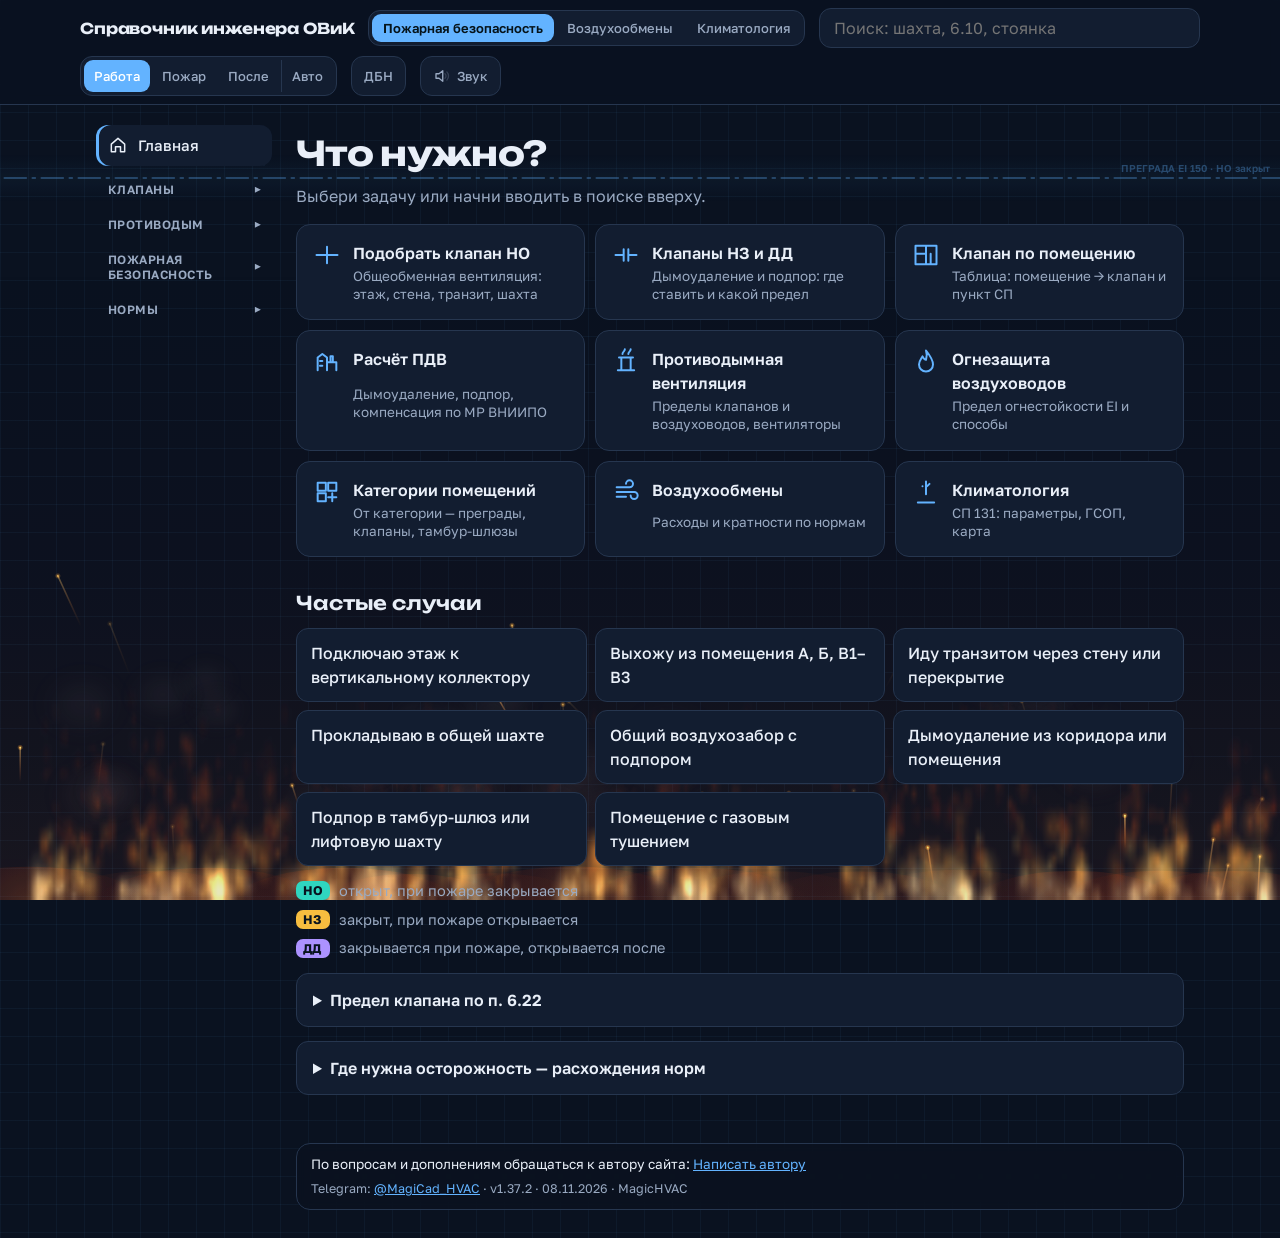
<file: index.html>
<!DOCTYPE html>
<html lang="ru">
<head>
<meta charset="utf-8">
<meta name="viewport" content="width=device-width, initial-scale=1, viewport-fit=cover">
<title>Справочник инженера ОВиК</title>
<meta name="description" content="Противодымная вентиляция и расчёт ПДВ по МР ВНИИПО, клапаны НО/НЗ, огнезащита, категории, эвакуация, АУПТ; воздухообмены по СП 60 и СанПиН; климатология СП 131 с картой и ГСОП — всё со ссылками на пункты норм.">
<meta property="og:type" content="website">
<meta property="og:site_name" content="Справочник инженера ОВиК">
<meta property="og:title" content="Справочник инженера ОВиК">
<meta property="og:description" content="Противодымная вентиляция и расчёт ПДВ по МР ВНИИПО, клапаны НО/НЗ, огнезащита, категории, эвакуация, АУПТ; воздухообмены по СП 60 и СанПиН; климатология СП 131 с картой и ГСОП — всё со ссылками на пункты норм.">
<meta property="og:image" content="https://magichvac.github.io/klapany/icon-512.png">
<meta name="theme-color" content="#0a1220">
<meta name="apple-mobile-web-app-capable" content="yes">
<meta name="apple-mobile-web-app-title" content="Справочник ОВиК">
<link rel="manifest" href="manifest.webmanifest">
<link rel="icon" href="favicon.ico" sizes="any">
<link rel="icon" href="favicon-32.png" sizes="32x32" type="image/png">
<link rel="apple-touch-icon" href="apple-touch-icon.png">
<link rel="preconnect" href="https://fonts.googleapis.com">
<link rel="preconnect" href="https://fonts.gstatic.com" crossorigin>
<link href="https://fonts.googleapis.com/css2?family=Golos+Text:wght@400;500;600;700&family=Unbounded:wght@600;700&display=swap" rel="stylesheet">
<link rel="stylesheet" href="css/style.css?v=1.37.2">
<link rel="stylesheet" href="css/vent.css?v=1.37.2">
</head>
<body>
<header class="top"><div class="tin">
  <a class="brand" href="#home">Справочник инженера ОВиК</a>
  <nav class="pages" aria-label="Страницы справочника"><a href="index.html" class="on" aria-current="page">Пожарная безопасность</a><a href="vent.html">Воздухообмены</a><a href="clim.html">Климатология</a></nav>
  <input id="q" type="search" placeholder="Поиск: шахта, 6.10, стоянка" aria-label="Поиск по справочнику">
  <div class="mode" role="group" aria-label="Режим анимации">
    <button type="button" data-m="n">Работа</button>
    <button type="button" data-m="f">Пожар</button>
    <button type="button" data-m="a">После</button>
    <button type="button" id="m-auto">Авто</button>
  </div>
</div></header>
<div class="wrap">
  <nav class="nav" aria-label="Разделы"></nav>
  <main id="view"></main>
</div>
<footer class="foot"><div class="fin"><p class="fcontact">По вопросам и дополнениям обращаться к автору сайта.</p><p class="fmeta">Telegram: <a href="https://t.me/MagiCad_HVAC" target="_blank" rel="noopener">@MagiCad_HVAC</a> · <span id="ver"></span></p></div></footer>
<script>/* сторож: страница не отрисовалась за 6 с — сбросить офлайн-копию и перезагрузить 1 раз */
setTimeout(function () { var v = document.getElementById('view'); if (v && v.children.length) return; try { if (sessionStorage.getItem('klapany-rescue')) return; sessionStorage.setItem('klapany-rescue', '1'); } catch (x) {}
  var p = []; if (navigator.serviceWorker) p.push(navigator.serviceWorker.getRegistrations().then(function (rs) { return Promise.all(rs.map(function (r) { return r.unregister(); })); }));
  if (window.caches) p.push(caches.keys().then(function (k) { return Promise.all(k.map(function (n) { return caches.delete(n); })); }));
  Promise.all(p).then(function () { location.reload(); }, function () { location.reload(); }); }, 6000);</script>
<script src="js/data_norms.js?v=1.37.2"></script>
<script src="js/data_no.js?v=1.37.2"></script>
<script src="js/data_nz.js?v=1.37.2"></script>
<script src="js/data_more.js?v=1.37.2"></script>
<script src="js/data_fire2.js?v=1.37.2"></script>
<script src="js/data_build.js?v=1.37.2"></script>
<script src="js/data_stairs.js?v=1.37.2"></script>
<script src="js/stairs.js?v=1.37.2"></script>
<script src="js/fieldcheck.js?v=1.37.2"></script>
<script src="js/dpu.js?v=1.37.2"></script>
<script src="js/dpu_low.js?v=1.37.2"></script>
<script src="js/net.js?v=1.37.2"></script>
<script src="js/data_comp.js?v=1.37.2"></script>
<script src="js/data_cat.js?v=1.37.2"></script>
<script src="js/data_evac.js?v=1.37.2"></script>
<script src="js/data_alarm.js?v=1.37.2"></script>
<script src="js/schemes.js?v=1.37.2"></script>
<script src="js/steps.js?v=1.37.2"></script>
<script src="js/render.js?v=1.37.2"></script>
<script src="js/anatomy.js?v=1.37.2"></script>
<script src="js/comp.js?v=1.37.2"></script>
<script src="js/cat.js?v=1.37.2"></script>
<script src="js/stats.js?v=1.37.2"></script>
<script src="js/data_rooms.js?v=1.37.2"></script>
<script src="js/data_spn.js?v=1.37.2"></script>
<script src="js/data_spn2.js?v=1.37.2"></script>
<script src="js/app.js?v=1.37.2"></script>
<script src="js/vn_core.js?v=1.37.2"></script>
<script src="js/vn_exh.js?v=1.37.2"></script>
<script src="js/vn_sup.js?v=1.37.2"></script>
<script src="js/kvm_smk.js?v=1.37.2"></script>
<script src="js/kvm_sup.js?v=1.37.2"></script>
<script src="js/kvm_lift_ug.js?v=1.37.2"></script>
<script src="js/pdv3d.js?v=1.37.2"></script>
<script src="js/pdv3d_smk.js?v=1.37.2"></script>
<script src="js/kvm_rep.js?v=1.37.2"></script>
<script src="js/kvm_comp.js?v=1.37.2"></script>
<script src="js/kvm_tamb.js?v=1.37.2"></script>
<script src="js/kvm_tamb_ui.js?v=1.37.2"></script>
<script src="js/data_clim.js?v=1.37.2"></script>
<script src="js/data_kms_cat.js?v=1.37.2"></script>
<script src="js/kvm_kms.js?v=1.37.2"></script>
<script src="js/kvm_scheme.js?v=1.37.2"></script>
<script src="js/pdv3r.js?v=1.37.2"></script>
<script src="js/kvm_sketch.js?v=1.37.2"></script>
<script src="js/kvm_ui.js?v=1.37.2"></script>
<script src="js/kvm_proj.js?v=1.37.2"></script>
<script src="js/kvm_kmsz.js?v=1.37.2"></script>
<script src="js/kvm_file.js?v=1.37.2"></script>
<script src="js/data_aupt.js?v=1.37.2"></script>
<script src="js/aupt.js?v=1.37.2"></script>
<script src="js/search.js?v=1.37.2"></script>
<script src="js/data_dbn.js?v=1.37.2"></script>
<script src="js/dbn.js?v=1.37.2"></script>
<script src="js/rooms.js?v=1.37.2"></script>
<script src="js/farea.js?v=1.37.2"></script>
<script src="js/hints.js?v=1.37.2"></script>
<script src="js/hints_kv.js?v=1.37.2"></script>
<script src="js/fx_snd.js?v=1.37.2"></script>
<script src="js/fx.js?v=1.37.2"></script>
<script src="js/feedback.js?v=1.37.2"></script>
</body>
</html>
</file>
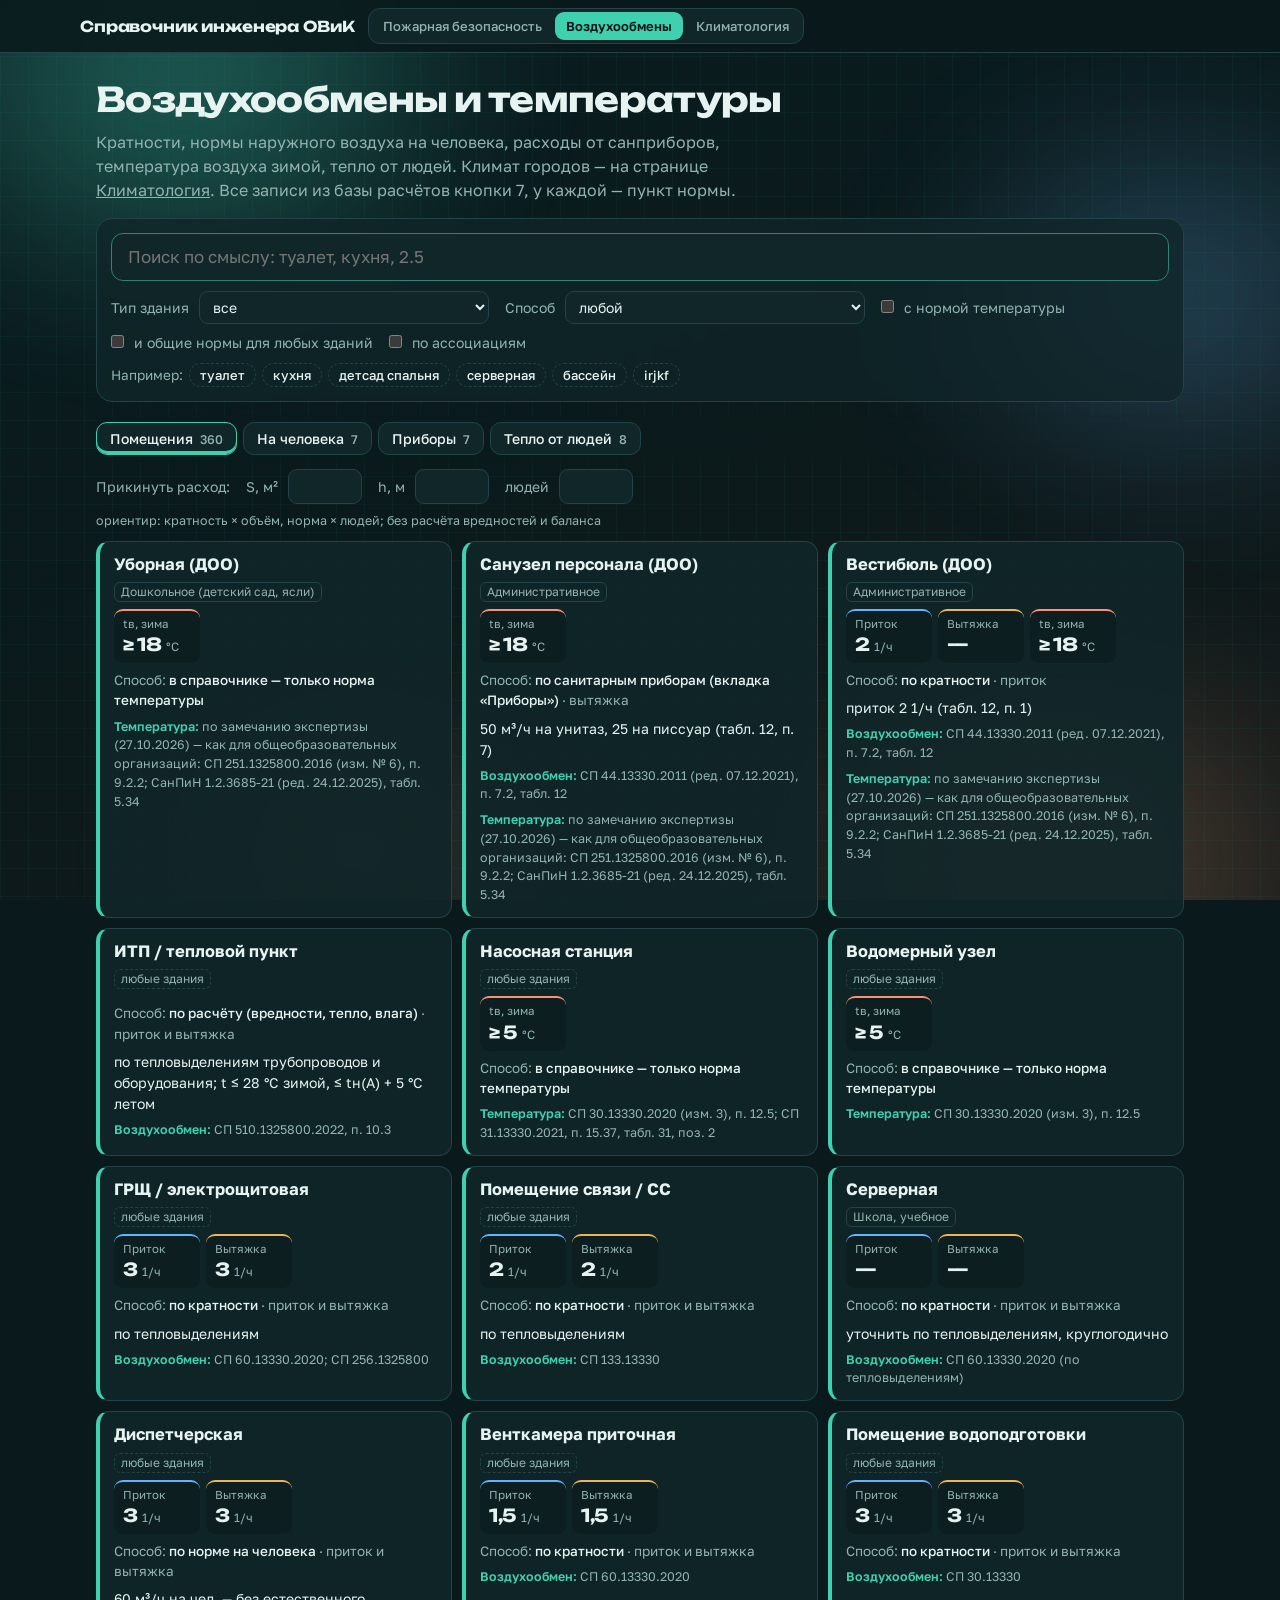
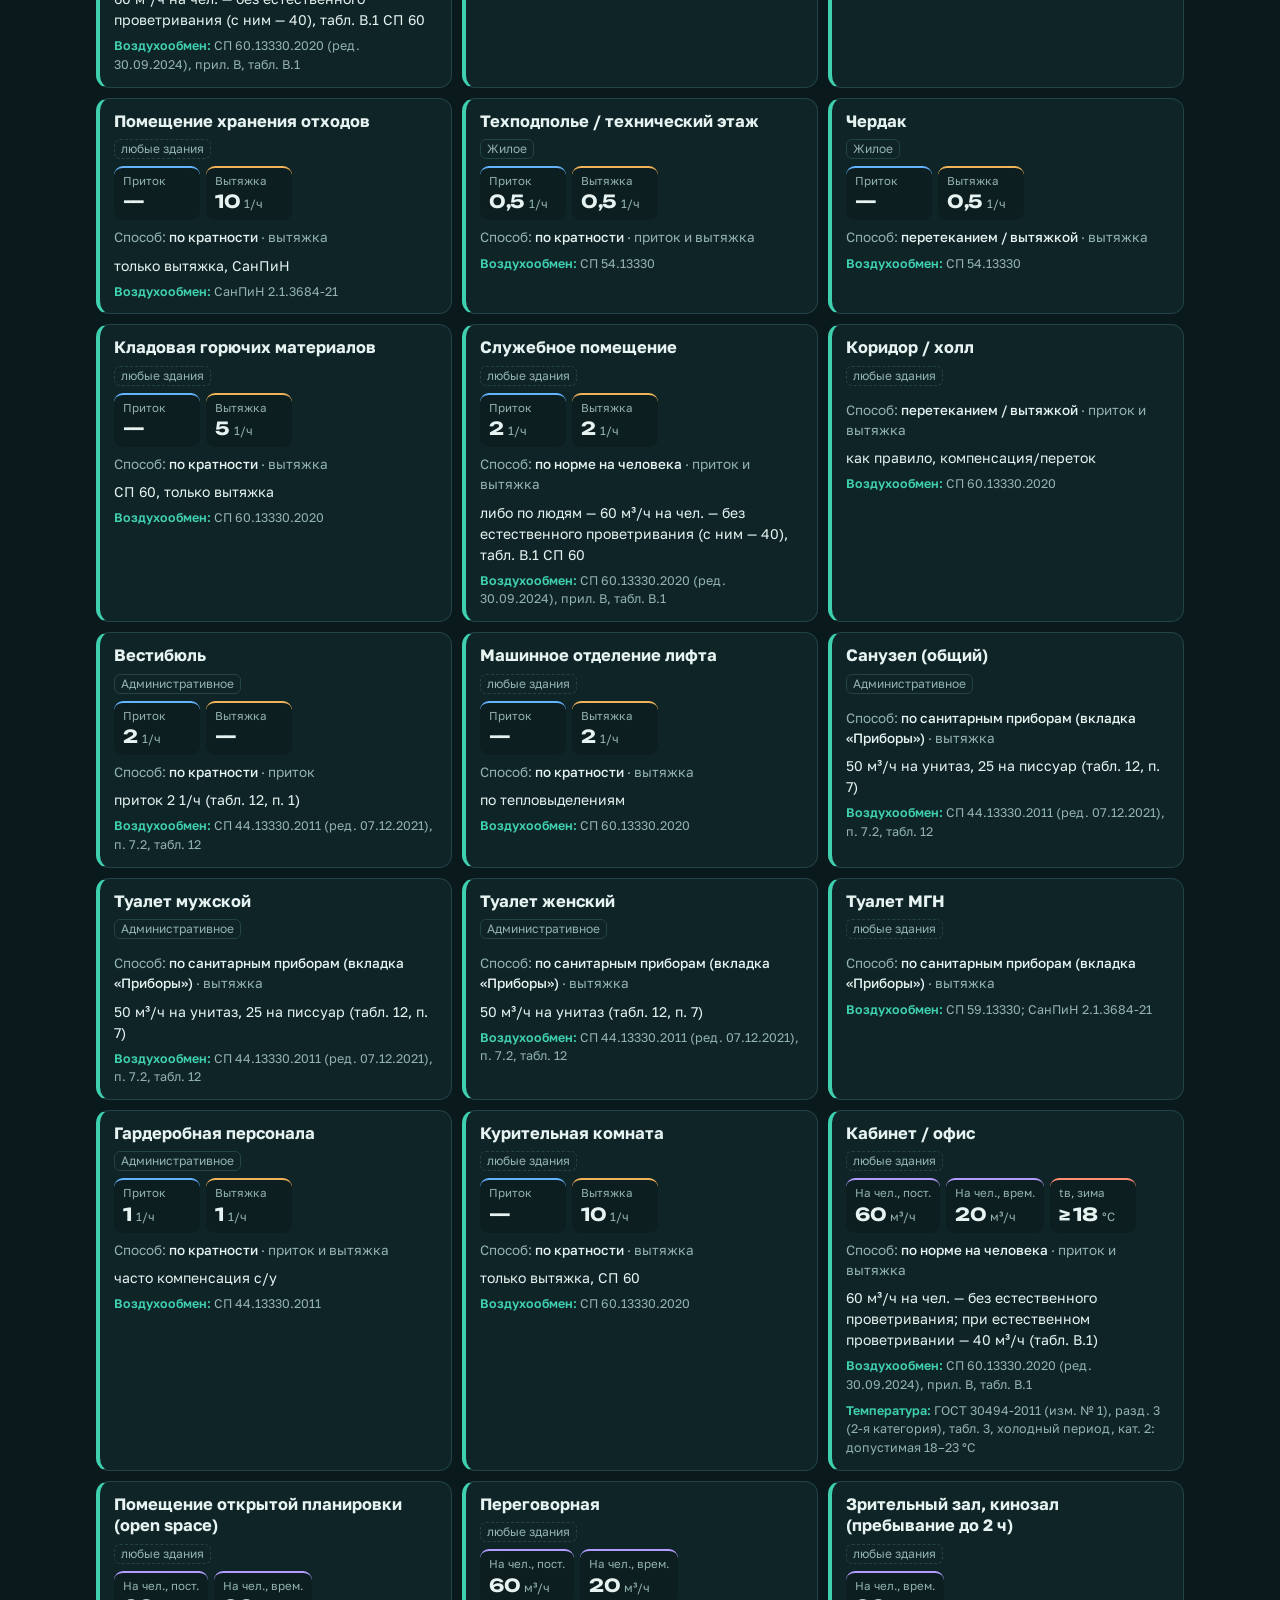
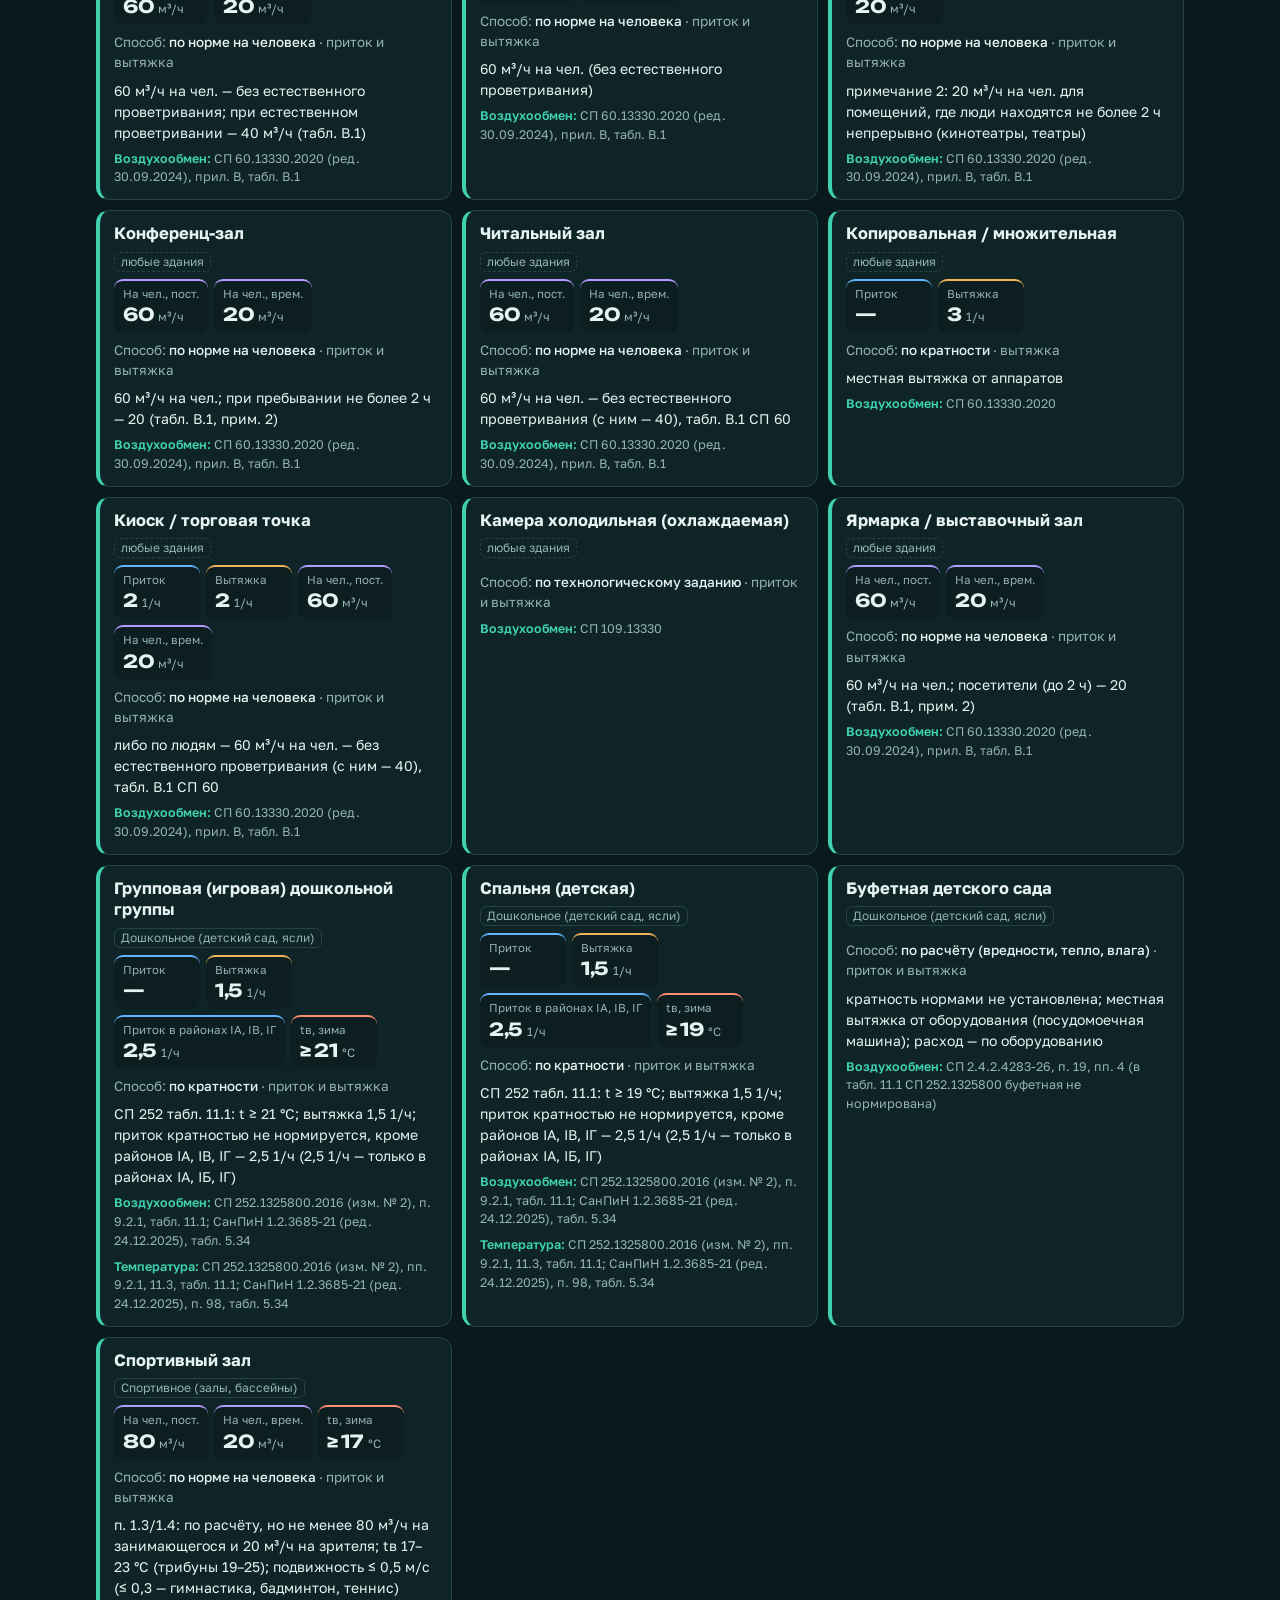
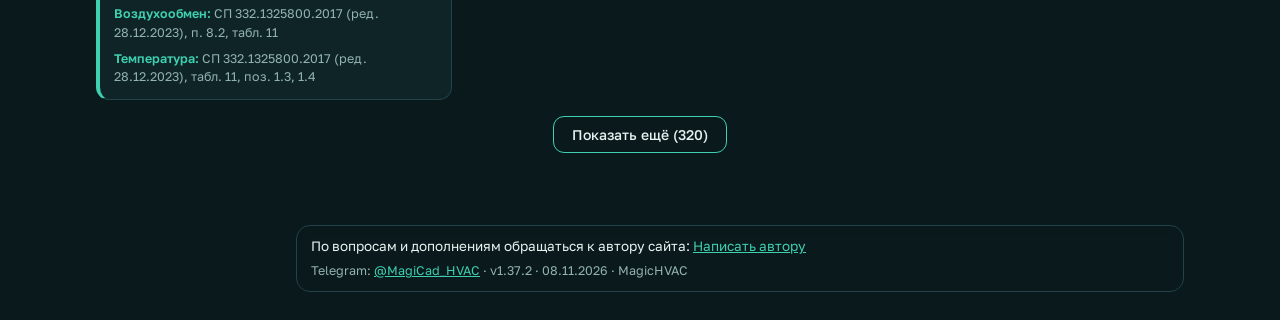
<file: vent.html>
<!DOCTYPE html>
<html lang="ru">
<head>
<meta charset="utf-8">
<meta name="viewport" content="width=device-width, initial-scale=1, viewport-fit=cover">
<title>Воздухообмены и температуры — Справочник инженера ОВиК</title>
<meta name="description" content="Кратности воздухообмена, нормы на человека, санприборы, местные отсосы, температуры помещений, тепло от людей — со ссылками на нормы и поиском по смыслу.">
<meta property="og:type" content="website">
<meta property="og:site_name" content="Справочник инженера ОВиК">
<meta property="og:title" content="Воздухообмены и температуры — Справочник инженера ОВиК">
<meta property="og:description" content="Кратности воздухообмена, нормы на человека, санприборы, местные отсосы, температуры помещений, тепло от людей — со ссылками на нормы и поиском по смыслу.">
<meta property="og:image" content="https://magichvac.github.io/klapany/icon-512.png">
<meta name="theme-color" content="#0a1a1c">
<meta name="apple-mobile-web-app-capable" content="yes">
<meta name="apple-mobile-web-app-title" content="Справочник ОВиК">
<link rel="manifest" href="manifest.webmanifest">
<link rel="icon" href="favicon.ico" sizes="any">
<link rel="icon" href="favicon-32.png" sizes="32x32" type="image/png">
<link rel="apple-touch-icon" href="apple-touch-icon.png">
<link rel="preconnect" href="https://fonts.googleapis.com">
<link rel="preconnect" href="https://fonts.gstatic.com" crossorigin>
<link href="https://fonts.googleapis.com/css2?family=Golos+Text:wght@400;500;600;700&family=Unbounded:wght@600;700&display=swap" rel="stylesheet">
<link rel="stylesheet" href="css/style.css?v=1.37.2">
<link rel="stylesheet" href="css/vent.css?v=1.37.2">
</head>
<body class="vent"><div class="vbg" aria-hidden="true"><i></i><i></i><i></i><i></i></div>
<header class="top"><div class="tin">
  <a class="brand" href="index.html">Справочник инженера ОВиК</a>
  <nav class="pages" aria-label="Страницы справочника"><a href="index.html">Пожарная безопасность</a><a href="vent.html" class="on" aria-current="page">Воздухообмены</a><a href="clim.html">Климатология</a></nav>
</div></header>
<div class="vwrap">
  <h1>Воздухообмены и температуры</h1>
  <p class="lead">Кратности, нормы наружного воздуха на человека, расходы от санприборов, температура воздуха зимой, тепло от людей. Климат городов — на странице <a href="clim.html">Климатология</a>. Все записи из базы расчётов кнопки 7, у каждой — пункт нормы.</p>
  <section class="vsearch" aria-label="Поиск и уточнения">
    <input id="q" type="search" placeholder="Поиск по смыслу: туалет, кухня, 2.5" aria-label="Поиск по нормам воздухообмена" autocomplete="off">
    <div class="vfilt" id="vfilt" hidden></div>
    <p class="vex" id="vex"></p>
  </section>
  <div class="vtabs" id="vtabs" role="tablist"></div>
  <main id="view"></main>
</div>
<footer class="foot"><div class="fin"><p class="fcontact">По вопросам и дополнениям обращаться к автору сайта.</p><p class="fmeta">Telegram: <a href="https://t.me/MagiCad_HVAC" target="_blank" rel="noopener">@MagiCad_HVAC</a> · <span id="ver"></span></p></div></footer>
<script src="js/data_norms.js?v=1.37.2"></script>
<script src="js/data_vent.js?v=1.37.2"></script>
<script src="js/vent_search.js?v=1.37.2"></script>
<script src="js/vent.js?v=1.37.2"></script>
<script src="js/feedback.js?v=1.37.2"></script>
</body>
</html>
</file>
<file: css/style.css>
/* Инженерная синька: сетка чертежа на фоне, цвет кодирует тип клапана. Навигация: рельс на ПК, нижняя панель на телефоне. */
:root {
  /* Тёмная у всех, независимо от темы Windows (было: по prefers-color-scheme) */
  --bg: #0a1220; --surface: #121d30; --line: #26364f; --text: #e9eff8; --muted: #9aaac2;
  --no: #2fd6c0; --nz: #f7bd3f; --dd: #ac92ff; --fire: #ff6d4a; --air: #63b3ff; --fp: #ff9d52;
  --display: 'Unbounded', 'Segoe UI', system-ui, sans-serif; --body: 'Golos Text', 'Segoe UI', system-ui, -apple-system, sans-serif;
  --grid: rgba(99, 179, 255, .05); color-scheme: dark;
}
* { box-sizing: border-box; }
[hidden] { display: none !important; }
html { -webkit-text-size-adjust: 100%; scroll-padding-top: 130px; }
body { margin: 0; background: var(--bg) linear-gradient(var(--grid) 1px, transparent 1px) 0 0/28px 28px; background-image: linear-gradient(var(--grid) 1px, transparent 1px), linear-gradient(90deg, var(--grid) 1px, transparent 1px); background-size: 28px 28px; color: var(--text); font: 16px/1.5 var(--body); }
a { color: inherit; }
:focus-visible { outline: 2px solid var(--air); outline-offset: 2px; }
.top { position: sticky; top: 0; z-index: 20; background: color-mix(in srgb, var(--bg) 88%, transparent); backdrop-filter: blur(12px); border-bottom: 1px solid var(--line); padding: max(8px, env(safe-area-inset-top)) 16px 8px; }
.tin { max-width: 1120px; margin: 0 auto; display: flex; flex-wrap: wrap; gap: 8px 14px; align-items: center; }
.brand { font: 700 15px var(--display); text-decoration: none; letter-spacing: -.01em; }
.brand small { display: block; font: 400 11px var(--body); color: var(--muted); letter-spacing: 0; }
#q { flex: 1 1 180px; min-width: 0; height: 40px; padding: 0 14px; border: 1px solid var(--line); border-radius: 12px; background: var(--surface); color: var(--text); font: inherit; }
.mode { display: flex; gap: 2px; padding: 3px; border: 1px solid var(--line); border-radius: 12px; background: var(--surface); }
.mode button { border: 0; background: none; color: var(--muted); font: 500 13px var(--body); padding: 6px 10px; border-radius: 9px; cursor: pointer; min-height: 32px; }
.mode button.on { background: var(--air); color: #fff; }
.mode button[data-m="f"].on { background: var(--fire); }
.mode button[data-m="a"].on { background: var(--dd); }
.mode #m-auto { border-left: 1px solid var(--line); border-radius: 0 9px 9px 0; }
.mode #m-auto.on { background: none; color: var(--air); font-weight: 700; }
.wrap { max-width: 1120px; margin: 0 auto; display: grid; grid-template-columns: 176px minmax(0, 1fr); gap: 24px; padding: 20px 16px 48px; }
.nav { position: sticky; top: 90px; align-self: start; display: flex; flex-direction: column; gap: 4px; }
.nav a { display: flex; gap: 10px; align-items: center; padding: 9px 12px; border-radius: 12px; text-decoration: none; color: var(--muted); font-weight: 500; font-size: 15px; }
.nav a.on { background: var(--surface); color: var(--text); box-shadow: inset 3px 0 0 var(--air); }
.nav svg { width: 20px; height: 20px; fill: none; stroke: currentColor; stroke-width: 1.8; stroke-linejoin: round; stroke-linecap: round; flex: none; }
.nav .ngrp > summary { list-style: none; display: flex; justify-content: space-between; align-items: center; padding: 12px 12px 4px; font: 600 12px var(--body); letter-spacing: .04em; text-transform: uppercase; color: var(--muted); }
.nav .ngrp > summary::-webkit-details-marker { display: none; }
.nav .ngrp > summary::after { content: '▾'; transition: transform .15s; }
.nav .ngrp:not([open]) > summary::after { transform: rotate(-90deg); }
.nav .ngrp.has > summary { color: var(--text); }
.nav .nlist { display: flex; flex-direction: column; gap: 2px; }
/* 1.34.0 главная: плитки задач */
.tasks { display: grid; grid-template-columns: repeat(auto-fill, minmax(240px, 1fr)); gap: 10px; margin: 16px 0 8px; }
.task { display: grid; grid-template-columns: 28px minmax(0, 1fr); column-gap: 12px; row-gap: 2px; padding: 16px; background: var(--surface); border: 1px solid var(--line); border-radius: 14px; text-decoration: none; color: var(--text); transition: border-color .15s; }
.task:hover { border-color: var(--air); }
.task svg { grid-row: span 2; width: 28px; height: 28px; fill: none; stroke: var(--air); stroke-width: 1.7; stroke-linejoin: round; stroke-linecap: round; }
.task b { font-size: 16px; font-weight: 600; }
.task span { font-size: 13.5px; color: var(--muted); line-height: 1.35; }
details.more { margin-top: 14px; padding: 12px 16px; background: var(--surface); border: 1px solid var(--line); border-radius: 12px; }
details.more > summary { font-size: 16px; font-weight: 600; color: var(--text); }
.legend { margin-top: 14px; }
h1 { font: 700 clamp(24px, 4vw, 34px)/1.2 var(--display); margin: 8px 0 10px; letter-spacing: -.02em; text-wrap: balance; }
h2 { font: 600 19px/1.3 var(--display); margin: 34px 0 12px; text-wrap: balance; }
h3 { font-size: 16.5px; line-height: 1.3; margin: 0; font-weight: 700; }
h4 { font-size: 15px; margin: 0 0 4px; }
.lead { color: var(--muted); max-width: 66ch; margin: 0 0 16px; }
.sub { color: var(--muted); margin: -6px 0 12px; }
.eyebrow { font-size: 12.5px; text-transform: uppercase; letter-spacing: .09em; color: var(--air); margin: 0; font-weight: 600; }
.hero { display: grid; grid-template-columns: minmax(0, 1fr) minmax(0, 1.15fr); gap: 22px; align-items: center; }
.legend { display: grid; gap: 7px; font-size: 14.5px; color: var(--muted); }
.legend span { display: flex; gap: 9px; align-items: center; }
.tag { flex: none; display: inline-block; min-width: 34px; text-align: center; padding: 2px 7px; border-radius: 7px; font: 700 12.5px var(--body); color: #fff; }
.tNO { background: var(--no); } .tNZ { background: var(--nz); } .tDD { background: var(--dd); } .tFP { background: var(--fp); }
.tag { color: #08131f; }
.picks { display: grid; grid-template-columns: repeat(auto-fill, minmax(230px, 1fr)); gap: 8px; }
.pick { padding: 12px 14px; background: var(--surface); border: 1px solid var(--line); border-radius: 12px; text-decoration: none; font-weight: 500; transition: transform .15s, border-color .15s; }
.pick:hover { transform: translateY(-2px); border-color: var(--air); }
.fig { margin: 0; background: var(--surface); border: 1px solid var(--line); border-radius: 16px; overflow: hidden; }
.figsvg svg { display: block; width: 100%; height: auto; }
.fig figcaption { padding: 9px 13px 12px; font-size: 13.5px; line-height: 1.4; color: var(--muted); }
.strip { display: grid; grid-auto-flow: column; grid-auto-columns: minmax(290px, 400px); gap: 12px; overflow-x: auto; scroll-snap-type: x mandatory; padding-bottom: 8px; margin-bottom: 8px; }
.strip .fig { scroll-snap-align: start; }
.chips { display: flex; gap: 6px; overflow-x: auto; padding: 4px 0; }
.chips button { flex: none; border: 1px solid var(--line); background: var(--surface); color: var(--text); border-radius: 99px; padding: 6px 12px; font: 500 13.5px var(--body); cursor: pointer; }
.chips i { font-style: normal; color: var(--muted); }
.cards { display: grid; grid-template-columns: repeat(auto-fill, minmax(320px, 1fr)); gap: 10px; }
.card { background: var(--surface); border: 1px solid var(--line); border-left: 4px solid var(--line); border-radius: 13px; padding: 13px 14px; display: flex; flex-direction: column; gap: 7px; min-width: 0; }
.cNO { border-left-color: var(--no); } .cNZ { border-left-color: var(--nz); } .cDD { border-left-color: var(--dd); } .cFP { border-left-color: var(--fp); }
.card.flash { animation: fl 1.6s; }
@keyframes fl { 0%, 40% { box-shadow: 0 0 0 3px var(--air); } 100% { box-shadow: 0 0 0 0 transparent; } }
.chead { display: flex; gap: 9px; align-items: flex-start; }
.when, .note, .warn { margin: 0; font-size: 14.5px; line-height: 1.45; }
.note { color: var(--muted); }
.warn { color: var(--fire); font-weight: 600; }
.cfoot { margin-top: auto; display: flex; flex-wrap: wrap; gap: 6px; align-items: center; }
.ei { font: 600 13px var(--body); padding: 3px 8px; border-radius: 8px; background: color-mix(in srgb, var(--fp) 14%, transparent); color: var(--fp); font-variant-numeric: tabular-nums; }
.refs { display: flex; flex-wrap: wrap; gap: 5px; }
.ref { font-size: 13px; padding: 3px 8px; border-radius: 8px; border: 1px solid var(--line); text-decoration: none; color: var(--air); background: none; white-space: nowrap; }
.ref b { font-weight: 600; }
.ref:hover { border-color: var(--air); }
details summary { cursor: pointer; font-size: 13.5px; color: var(--muted); padding: 2px 0; }
.dbody { display: grid; gap: 8px; margin-top: 6px; }
blockquote { margin: 0; padding: 8px 12px; border-left: 3px solid var(--line); font-size: 14px; color: var(--muted); }
.minis { display: grid; grid-template-columns: repeat(auto-fill, minmax(280px, 1fr)); gap: 10px; }
.mini { background: var(--surface); border: 1px solid var(--line); border-radius: 13px; padding: 12px 14px; display: flex; flex-direction: column; gap: 6px; }
.mini p { margin: 0; font-size: 14.5px; color: var(--muted); flex: 1; }
.eibox, .trpick { background: var(--surface); border: 1px solid var(--line); border-radius: 14px; padding: 14px; display: grid; gap: 10px; }
.eibtns { display: flex; flex-wrap: wrap; gap: 6px; }
.eibtn { border: 1px solid var(--line); background: none; color: var(--text); border-radius: 10px; padding: 7px 11px; font: 500 14px var(--body); cursor: pointer; }
.eibtn.on { background: var(--no); border-color: var(--no); color: #fff; }
.eires b, .trres b { display: block; font: 700 22px/1.25 var(--display); }
.eires span, .trres span { display: block; color: var(--muted); font-size: 14px; margin-top: 3px; }
.trpick { margin-bottom: 12px; }
.trpick label { font-size: 13.5px; color: var(--muted); margin-bottom: -6px; }
.trpick select { width: 100%; height: 42px; padding: 0 10px; border: 1px solid var(--line); border-radius: 10px; background: var(--bg); color: var(--text); font: inherit; }
.tscroll { overflow-x: auto; border: 1px solid var(--line); border-radius: 13px; background: var(--surface); }
table { border-collapse: collapse; width: 100%; font-size: 13.5px; font-variant-numeric: tabular-nums; }
th, td { padding: 7px 8px; border-bottom: 1px solid var(--line); text-align: left; vertical-align: top; }
thead th { font-size: 12.5px; color: var(--muted); font-weight: 600; vertical-align: bottom; }
.matrix th[scope="row"] { min-width: 240px; font-weight: 600; }
.matrix small { display: block; font-weight: 400; color: var(--muted); margin: 2px 0 5px; }
.matrix td { text-align: center; vertical-align: middle; }
.mk { display: inline-block; font: 600 12.5px var(--body); padding: 3px 8px; border-radius: 7px; white-space: nowrap; }
.m-yes { background: color-mix(in srgb, var(--no) 20%, transparent); color: var(--no); }
.m-cond { background: color-mix(in srgb, var(--nz) 20%, transparent); color: var(--nz); }
.m-no { color: var(--muted); border: 1px solid var(--line); }
.m-ban { background: color-mix(in srgb, var(--fire) 18%, transparent); color: var(--fire); }
.mlegend { display: flex; flex-wrap: wrap; gap: 6px; margin-bottom: 10px; }
.tr { min-width: 780px; }
.tr tbody th { min-width: 150px; font-weight: 600; font-size: 12.5px; }
.tr td { padding: 2px; text-align: center; }
.tr td button { width: 100%; min-height: 34px; border: 0; background: none; color: inherit; font: 600 13px var(--body); cursor: pointer; border-radius: 6px; }
.x-ban { background: color-mix(in srgb, var(--fire) 15%, transparent); color: var(--fire); }
.x-30 { background: color-mix(in srgb, var(--fp) 18%, transparent); }
.x-15 { background: color-mix(in srgb, var(--nz) 12%, transparent); }
.x-part { background: color-mix(in srgb, var(--air) 9%, transparent); }
.tr td.sel { box-shadow: inset 0 0 0 2px var(--air); }
.tnote { font-size: 13.5px; color: var(--muted); }
.issues { display: grid; gap: 6px; }
.issue { background: var(--surface); border: 1px solid var(--line); border-radius: 12px; padding: 10px 14px; }
.issue summary { font-size: 15px; font-weight: 600; color: var(--text); }
.issue p { margin: 8px 0 0; color: var(--muted); font-size: 14.5px; max-width: 75ch; }
.normlist { display: grid; gap: 10px; }
.norm { background: var(--surface); border: 1px solid var(--line); border-radius: 13px; padding: 13px 15px; }
.norm p { margin: 5px 0; font-size: 14.5px; }
.muted { color: var(--muted); }
.st { float: right; font-size: 12px; font-weight: 600; padding: 2px 8px; border-radius: 7px; margin-left: 8px; }
.st-ok { background: color-mix(in srgb, var(--no) 18%, transparent); color: var(--no); }
.st-warn { background: color-mix(in srgb, var(--nz) 20%, transparent); color: var(--nz); }
.foot { max-width: 1120px; margin: 0 auto; padding: 0 16px 28px 216px; font-size: 13px; color: var(--muted); }
.foot button { background: none; border: 0; color: var(--air); font: inherit; cursor: pointer; padding: 0; text-decoration: underline; }
dialog { border: 1px solid var(--line); border-radius: 16px; background: var(--surface); color: var(--text); max-width: 460px; width: calc(100% - 32px); }
dialog::backdrop { background: rgba(5, 10, 20, .55); }

/* SVG */
.z { fill: color-mix(in srgb, var(--text) 3%, transparent); stroke: var(--line); stroke-width: 1; }
.z-shaft { fill: color-mix(in srgb, var(--text) 8%, transparent); stroke-dasharray: 5 4; stroke: var(--muted); }
.z-tech { fill: color-mix(in srgb, var(--air) 7%, transparent); }
.z-hot { transition: fill .6s; }
html[data-mode="f"] .z-hot { fill: color-mix(in srgb, var(--fire) 16%, transparent); }
.zl, .tx, .wt { font: 500 12.5px var(--body); fill: var(--muted); }
.tx-fp { fill: var(--fp); font-weight: 600; }
.wl { stroke: var(--text); stroke-width: 5; stroke-linecap: round; }
.wt { font-weight: 600; fill: var(--text); }
polyline { fill: none; stroke-linejoin: round; stroke-linecap: butt; }
.dbase { stroke: color-mix(in srgb, var(--muted) 34%, transparent); stroke-width: 13; }
.d-smoke { stroke: color-mix(in srgb, var(--fire) 16%, transparent); }
.dfp { stroke: var(--fp); stroke-width: 20; stroke-dasharray: 5 4; }
.dflow { stroke-width: 3.5; stroke-dasharray: 9 13; opacity: 0; transition: opacity .35s; }
.fl-air { stroke: var(--air); } .fl-smoke { stroke: var(--fire); stroke-width: 4.5; }
html[data-mode="n"] .dflow.on-n, html[data-mode="f"] .dflow.on-f, html[data-mode="a"] .dflow.on-a { opacity: 1; animation: run 1s linear infinite; }
@keyframes run { from { stroke-dashoffset: 22; } to { stroke-dashoffset: 0; } }
.v .vb { fill: var(--surface); stroke-width: 2.4; transition: fill .5s; }
.vNO .vb { stroke: var(--no); } .vNZ .vb { stroke: var(--nz); } .vDD .vb { stroke: var(--dd); }
.blade { transform-box: fill-box; transform-origin: center; transition: transform .7s cubic-bezier(.5, 0, .2, 1); }
.vNO .blade, .vNO .vt { fill: var(--no); } .vNZ .blade, .vNZ .vt { fill: var(--nz); } .vDD .blade, .vDD .vt { fill: var(--dd); }
.vt { font: 700 12.5px var(--body); }
html[data-mode="n"] .v.c-n .blade, html[data-mode="f"] .v.c-f .blade, html[data-mode="a"] .v.c-a .blade { transform: rotate(90deg) scaleX(1.5); }
html[data-mode="n"] .v.c-n .vb, html[data-mode="f"] .v.c-f .vb, html[data-mode="a"] .v.c-a .vb { fill: color-mix(in srgb, var(--fire) 16%, var(--surface)); }
.fanb { fill: var(--surface); stroke: var(--muted); stroke-width: 2; }
.fan path { fill: var(--muted); }
html[data-mode="n"] .fan.on-n, html[data-mode="f"] .fan.on-f, html[data-mode="a"] .fan.on-a { animation: spin 1s linear infinite; }
html[data-mode="n"] .fan.on-n path, html[data-mode="f"] .fan.on-f path, html[data-mode="a"] .fan.on-a path { fill: var(--air); }
@keyframes spin { to { transform: rotate(360deg); } }
.flame { opacity: 0; transition: opacity .3s; }
html[data-mode="f"] .flame.on-f, html[data-mode="a"] .flame.on-a { opacity: 1; }
.fl1 path { fill: var(--fire); } .fl2 path { fill: #ffd25e; }
.fl1, .fl2 { transform-box: fill-box; transform-origin: 50% 100%; animation: flick .5s ease-in-out infinite alternate; }
.fl2 { animation-duration: .35s; }
@keyframes flick { to { transform: scale(1.08, .9) skewX(3deg); } }
html[data-mode="a"] .flame.on-a { opacity: .35; }

@media (max-width: 860px) {
  html { scroll-padding-top: 118px; }
  .wrap { display: block; padding-top: 12px; padding-bottom: 96px; }
  .hero { grid-template-columns: minmax(0, 1fr); }
  .nav { position: fixed; top: auto; left: 0; right: 0; bottom: 0; z-index: 30; flex-direction: row; gap: 0; overflow-x: auto; background: var(--surface); border-top: 1px solid var(--line); padding: 4px 4px max(4px, env(safe-area-inset-bottom)); }
  .nav a { flex: 1 0 68px; flex-direction: column; gap: 2px; font-size: 11px; padding: 6px 2px; text-align: center; }
  .nav a.on { box-shadow: none; color: var(--air); background: none; }
  .nav { overflow: visible; }
  .nav > a, .nav .ngrp { flex: 1 1 0; min-width: 0; }
  .nav .ngrp > summary { flex-direction: column; justify-content: center; height: 100%; padding: 6px 2px; font-size: 10.5px; letter-spacing: 0; text-transform: none; text-align: center; font-weight: 500; }
  .nav .ngrp > summary::after { transform: rotate(180deg); font-size: 10px; }
  .nav .ngrp:not([open]) > summary::after { transform: none; }
  .nav .ngrp.has > summary { color: var(--air); }
  .nav .ngrp[open] .nlist { position: fixed; left: 8px; right: 8px; bottom: calc(64px + env(safe-area-inset-bottom, 0px)); display: grid; grid-template-columns: 1fr 1fr; gap: 4px; padding: 8px; background: var(--surface); border: 1px solid var(--line); border-radius: 14px; box-shadow: 0 -8px 30px rgba(0,0,0,.45); z-index: 31; }
  .nav .nlist a { flex-direction: row; font-size: 13px; padding: 10px; text-align: left; }
  .tasks { grid-template-columns: minmax(0, 1fr); }
  .foot { padding: 0 16px 96px; }
  .cards { grid-template-columns: minmax(0, 1fr); }
  .strip { grid-auto-columns: 86%; }
  #q { order: 3; flex-basis: 100%; }
  .brand { flex: 1; }
}

/* v1.1.0: частицы, дым от очага, кольцо смены положения, фазы с пояснениями */
.dflow { stroke-width: 2.5; }
html[data-mode="n"] .dflow.on-n, html[data-mode="f"] .dflow.on-f, html[data-mode="a"] .dflow.on-a { opacity: .45; }
.pt { opacity: 0; transition: opacity .5s; }
.pt-air circle { fill: var(--air); }
/* 1.37.1: струйка воздуха — светлая голова, хвост тает; клуб дыма — мягкий, тёплого серого */
.pt-air .st line { stroke: var(--air); stroke-width: 2; stroke-linecap: round; opacity: .35; }
.pt-air .st circle { fill: color-mix(in srgb, var(--air) 70%, #fff); filter: drop-shadow(0 0 2px var(--air)); }
.pt-smoke circle { fill: color-mix(in srgb, var(--fire) 35%, #6b6f78); filter: blur(1.6px); }
html[data-mode="n"] .pt.on-n, html[data-mode="f"] .pt.on-f, html[data-mode="a"] .pt.on-a { opacity: 1; }
.ring { fill: none; stroke: var(--air); stroke-width: 2; opacity: 0; transform-box: fill-box; transform-origin: center; }
.vNO .ring { stroke: var(--no); } .vNZ .ring { stroke: var(--nz); } .vDD .ring { stroke: var(--dd); }
html[data-mode="n"] .v.ch-n .ring, html[data-mode="f"] .v.ch-f .ring, html[data-mode="a"] .v.ch-a .ring { animation: ring 1.1s ease-out 2; }
@keyframes ring { from { opacity: .9; transform: scale(.7); } to { opacity: 0; transform: scale(2.1); } }
html[data-mode="n"] .v.ch-n .vb, html[data-mode="f"] .v.ch-f .vb, html[data-mode="a"] .v.ch-a .vb { animation: bump .7s ease-out; transform-box: fill-box; transform-origin: center; }
@keyframes bump { 40% { transform: scale(1.18); } }
.glow { fill: var(--fire); opacity: .18; transform-box: fill-box; transform-origin: center; animation: glow 1.4s ease-in-out infinite alternate; }
@keyframes glow { from { transform: scale(.8); opacity: .1; } to { transform: scale(1.15); opacity: .28; } }
.puffs circle { fill: color-mix(in srgb, var(--muted) 70%, var(--fire)); opacity: 0; transform-box: fill-box; transform-origin: center; }
html[data-mode="f"] .flame .puffs circle, html[data-mode="a"] .flame .puffs circle { animation: rise 2.6s ease-out infinite; }
html[data-mode] .flame .puffs circle:nth-child(2) { animation-delay: -.9s; } html[data-mode] .flame .puffs circle:nth-child(3) { animation-delay: -1.7s; }
@keyframes rise { 0% { opacity: 0; transform: translate(0, -10px) scale(.4); } 25% { opacity: .55; } 100% { opacity: 0; transform: translate(6px, -58px) scale(1.7); } }
html[data-mode="f"] .z-hot { animation: hot 1.8s ease-in-out infinite alternate; }
@keyframes hot { to { fill: color-mix(in srgb, var(--fire) 24%, transparent); } }

.phase { position: relative; display: grid; grid-template-columns: repeat(3, 1fr); gap: 4px; padding: 8px 12px 0; }
.phase button { display: flex; gap: 6px; align-items: center; justify-content: center; border: 1px solid var(--line); background: var(--bg); color: var(--muted); border-radius: 9px; padding: 5px 4px; font: 500 13px var(--body); cursor: pointer; transition: background .3s, color .3s, border-color .3s; }
.phase b { display: inline-grid; place-items: center; width: 18px; height: 18px; border-radius: 50%; font-size: 11px; background: var(--line); color: var(--text); }
html[data-mode="n"] .phase .ph-n { background: var(--air); border-color: var(--air); color: #fff; }
html[data-mode="f"] .phase .ph-f { background: var(--fire); border-color: var(--fire); color: #fff; }
html[data-mode="a"] .phase .ph-a { background: var(--dd); border-color: var(--dd); color: #fff; }
.phase .prog { position: absolute; left: 12px; bottom: -4px; height: 2px; width: 0; background: var(--air); border-radius: 2px; }
html[data-auto][data-mode="n"] .prog { animation: prog-n 6s linear forwards; }
html[data-auto][data-mode="f"] .prog { animation: prog-f 6s linear forwards; background: var(--fire); }
html[data-auto][data-mode="a"] .prog { animation: prog-a 6s linear forwards; background: var(--dd); }
@keyframes prog-n { to { width: calc(100% - 24px); } }
@keyframes prog-f { to { width: calc(100% - 24px); } }
@keyframes prog-a { to { width: calc(100% - 24px); } }
.steps { display: grid; padding: 10px 13px 0; }
.steps p { grid-area: 1 / 1; margin: 0; font-size: 14.5px; line-height: 1.45; opacity: 0; transform: translateY(6px); transition: opacity .45s, transform .45s; pointer-events: none; }
html[data-mode="n"] .steps .st-n, html[data-mode="f"] .steps .st-f, html[data-mode="a"] .steps .st-a { opacity: 1; transform: none; pointer-events: auto; }
.steps p::before { content: ""; display: inline-block; width: 8px; height: 8px; border-radius: 50%; margin-right: 7px; vertical-align: 1px; background: var(--air); }
.steps .st-f::before { background: var(--fire); } .steps .st-a::before { background: var(--dd); }

/* Раздел «Как работает» */
.cta { display: inline-block; margin-top: 14px; padding: 9px 14px; border-radius: 11px; background: var(--air); color: #fff; text-decoration: none; font-weight: 600; transition: transform .15s, box-shadow .15s; }
.cta:hover { transform: translateY(-2px); box-shadow: 0 6px 18px color-mix(in srgb, var(--air) 35%, transparent); }
.hows { display: grid; gap: 14px; margin-top: 18px; }
.how { background: var(--surface); border: 1px solid var(--line); border-left: 4px solid var(--line); border-radius: 15px; padding: 14px; display: grid; gap: 10px; }
.howgrid { display: grid; grid-template-columns: minmax(0, 1fr) minmax(0, 1fr); gap: 14px; align-items: start; }
.howdl { margin: 0; display: grid; grid-template-columns: max-content 1fr; gap: 6px 12px; font-size: 14.5px; }
.howdl dt { font-weight: 700; color: var(--text); }
.howdl dd { margin: 0; color: var(--muted); }
.an .vt { display: none; }
.an-duct { fill: color-mix(in srgb, var(--muted) 14%, transparent); stroke: color-mix(in srgb, var(--muted) 45%, transparent); }
.an-box { fill: var(--surface); stroke: var(--muted); stroke-width: 1.5; }
.an-bt { font: 600 12.5px var(--body); fill: var(--text); }
.an-wire { fill: none; stroke: var(--line); stroke-width: 3; }
.an-sig { fill: none; stroke: var(--fire); stroke-width: 3; stroke-dasharray: 6 6; opacity: 0; transition: opacity .3s; }
html[data-mode="n"] .an-sig.on-n, html[data-mode="f"] .an-sig.on-f, html[data-mode="a"] .an-sig.on-a { opacity: 1; animation: run .6s linear infinite; }
.an-shaft { stroke: var(--muted); stroke-width: 3; stroke-dasharray: 3 3; }
.gear circle, .gear path { fill: none; stroke: var(--muted); stroke-width: 2; }
.gear { transform-box: fill-box; transform-origin: center; }
html[data-mode="n"] .an.ch-n .gear, html[data-mode="f"] .an.ch-f .gear, html[data-mode="a"] .an.ch-a .gear { animation: spin .5s linear 3; }
.an-mot { fill: color-mix(in srgb, var(--muted) 20%, transparent); stroke: var(--muted); stroke-width: 1.5; }
.spring { fill: none; stroke: var(--no); stroke-width: 2; transform-box: fill-box; transform-origin: left center; transition: transform .7s cubic-bezier(.5, 0, .2, 1); transform: scaleX(.55); }
html[data-mode="f"] .spring, html[data-mode="a"] .spring { transform: scaleX(1); }
.tline td { text-align: center; vertical-align: middle; }
.tline th[scope="row"] { white-space: nowrap; }
html[data-mode="n"] .tline .tl-n, html[data-mode="f"] .tline .tl-f, html[data-mode="a"] .tline .tl-a { background: color-mix(in srgb, var(--air) 8%, transparent); }

/* v1.2.0: размерные линии схем, таблица пределов клапанов */
.dim line { stroke: var(--text); stroke-width: 1.2; stroke-dasharray: 4 3; }
.dim circle { fill: var(--text); }
.dim text { font: 600 12px var(--body); fill: var(--text); paint-order: stroke; stroke: var(--surface); stroke-width: 3px; }
.vei td { vertical-align: middle; } .vei .ei { white-space: nowrap; }
.vei td:first-child { font-weight: 600; white-space: nowrap; }
.vei td:last-child { color: var(--muted); white-space: nowrap; }
.vei + .minis { margin-top: 10px; }
/* v1.3.0: подбор по преграде, степени огнестойкости */
.barres { display: grid; grid-template-columns: repeat(3, minmax(0, 1fr)); gap: 8px; }
.bstep { position: relative; padding: 10px 12px; border-radius: 11px; background: var(--bg); border: 1px solid var(--line); }
.bstep span { display: block; font-size: 12.5px; color: var(--muted); }
.bstep b { display: block; font: 700 21px/1.25 var(--display); color: var(--fp); margin: 2px 0; }
.bstep small { display: block; font-size: 13px; color: var(--muted); line-height: 1.4; }
.bstep + .bstep::before { content: ""; position: absolute; left: -8px; top: 50%; width: 8px; height: 2px; background: var(--fp); }
.degs { display: grid; grid-template-columns: repeat(auto-fill, minmax(150px, 1fr)); gap: 8px; margin: 10px 0 8px; }
.deg { padding: 10px 12px; border-radius: 11px; background: var(--surface); border: 1px solid var(--line); }
.deg b { display: block; font: 700 19px var(--display); color: var(--fp); }
.deg span { font-size: 13px; color: var(--muted); line-height: 1.35; }
.pop > * { animation: popin .45s ease both; }
.pop > *:nth-child(2) { animation-delay: .08s; } .pop > *:nth-child(3) { animation-delay: .16s; } .pop > *:nth-child(4) { animation-delay: .22s; }
.pop > *:nth-child(5) { animation-delay: .28s; } .pop > *:nth-child(6) { animation-delay: .34s; } .pop > *:nth-child(7) { animation-delay: .4s; }
@keyframes popin { from { opacity: 0; transform: translateY(8px) scale(.97); } }
@media (max-width: 860px) { .barres { grid-template-columns: minmax(0, 1fr); } .bstep + .bstep::before { display: none; } }
/* v1.4.0: площади отсеков, расстояния */
.chips button.on { background: var(--fp); border-color: var(--fp); color: #fff; }
.chips button { transition: background .25s, color .25s, border-color .25s; }
.comp tr.grp td { border-top: 2px solid var(--line); }
.comp td:first-child { font-weight: 700; } .comp td:last-child { color: inherit; white-space: normal; }
.ar { display: inline-block; font-weight: 600; font-variant-numeric: tabular-nums; }
.ar-free { color: var(--no); } .ar-no { color: var(--muted); }
.comp tbody tr { transition: background .2s; } .comp tbody tr:hover { background: color-mix(in srgb, var(--fp) 7%, transparent); }
.cnotes { margin: 8px 0; padding-left: 18px; color: var(--muted); font-size: 13.5px; display: grid; gap: 3px; }
.dchk { display: flex; flex-wrap: wrap; gap: 8px 18px; font-size: 14px; }
.dchk label { display: flex; gap: 6px; align-items: center; cursor: pointer; margin: 0; color: var(--text); }
.dchk input { width: 17px; height: 17px; accent-color: var(--fp); }
#dist + .trpick, .trpick + .refs + .minis { margin-top: 10px; }
/* v1.6.0: категории и калькуляторы */
.cats { display: grid; grid-template-columns: repeat(auto-fill, minmax(200px, 1fr)); gap: 8px; }
.catc { background: var(--surface); border: 1px solid var(--line); border-radius: 13px; padding: 12px 14px; display: grid; gap: 4px; align-content: start; }
.catc > b { font: 700 26px var(--display); color: var(--fp); }
.catc { min-width: 0; } .catc .ref { white-space: normal; }
.catc p { margin: 0; font-size: 14px; color: var(--muted); }
.calc { margin-top: 12px; }
.cgrid { display: grid; grid-template-columns: repeat(auto-fill, minmax(200px, 1fr)); gap: 10px; }
.cgrid label { display: grid; gap: 4px; font-size: 13.5px; color: var(--muted); margin: 0; }
.cgrid input, .cgrid select { height: 40px; padding: 0 10px; border: 1px solid var(--line); border-radius: 10px; background: var(--bg); color: var(--text); font: inherit; font-variant-numeric: tabular-nums; }
.cgrid input:focus { border-color: var(--fp); outline: none; }
.cgrid small { font-size: 12px; }
.calc .barres { grid-template-columns: repeat(auto-fill, minmax(190px, 1fr)); }
.bstep.warn b { color: var(--fire); }
.bstep.final { background: color-mix(in srgb, var(--fp) 14%, var(--bg)); border-color: var(--fp); }
.bstep.final b { font-size: 26px; }
/* Появление при прокрутке */
html.rv .card, html.rv .fig, html.rv .mini, html.rv .pick, html.rv .how, html.rv .norm, html.rv .issue { opacity: 0; transform: translateY(14px); transition: opacity .5s ease var(--d, 0ms), transform .5s ease var(--d, 0ms), border-color .15s; }
html.rv .in { opacity: 1 !important; transform: none !important; }
html.rv .pick.in:hover { transform: translateY(-2px) !important; }
.hero h1 { animation: up .7s ease both; } .hero .lead { animation: up .7s .12s ease both; } .hero .legend { animation: up .7s .24s ease both; }
@keyframes up { from { opacity: 0; transform: translateY(12px); } }
.how { grid-template-columns: minmax(0, 1fr); min-width: 0; }
@media (max-width: 860px) { .howgrid { grid-template-columns: minmax(0, 1fr); } .howdl { display: block; } .howdl dt { margin-top: 8px; } .nav a { flex-basis: 60px; font-size: 10.5px; } }

@media (prefers-reduced-motion: reduce) {
  *, *::before, *::after { animation: none !important; transition: none !important; }
  html[data-mode] .dflow { stroke-dashoffset: 0; }
  .pt circle, .puffs { display: none; }
  html.rv .card, html.rv .fig, html.rv .mini, html.rv .pick, html.rv .how, html.rv .norm, html.rv .issue { opacity: 1; transform: none; }
}
/* Фон-анимация и новые таблицы (1.9.0) */
.fx { position: fixed; inset: 0; width: 100%; height: 100%; z-index: -1; pointer-events: none; opacity: .9; }
.sndbtn { display: flex; gap: 6px; align-items: center; height: 40px; padding: 0 12px; border: 1px solid var(--line); border-radius: 12px; background: var(--surface); color: var(--muted); font: 500 13px var(--body); cursor: pointer; }
.sndbtn svg { width: 18px; height: 18px; fill: none; stroke: currentColor; stroke-width: 1.8; stroke-linejoin: round; stroke-linecap: round; }
.sndbtn .w { opacity: .25; }
.sndbtn.on { color: var(--fire); border-color: color-mix(in srgb, var(--fire) 50%, var(--line)); }
.sndbtn.on .w { opacity: 1; animation: sndw 1.2s ease-in-out infinite; }
@keyframes sndw { 50% { opacity: .35; } }
.rv-t td { vertical-align: top; }
.rv-t th[scope="row"] { min-width: 200px; font-weight: 600; }
.rv-t small { display: block; font-weight: 400; color: var(--muted); margin-top: 2px; }
.rv-l { display: grid; gap: 4px; }
.rv-l a { display: grid; grid-template-columns: auto minmax(0, 1fr); column-gap: 7px; align-items: baseline; text-decoration: none; font-size: 13px; line-height: 1.35; padding: 3px 5px; border-radius: 7px; }
.rv-l a:hover { background: color-mix(in srgb, var(--air) 12%, transparent); }
.rv-l .tag { min-width: 30px; font-size: 11px; padding: 1px 5px; }
.rv-l i { grid-column: 2; font-style: normal; color: var(--muted); font-size: 12px; }
.spn-bar { display: flex; flex-wrap: wrap; gap: 8px; align-items: center; margin-bottom: 10px; }
.spn-bar input { flex: 1 1 220px; height: 40px; padding: 0 12px; border: 1px solid var(--line); border-radius: 10px; background: var(--surface); color: var(--text); font: inherit; }
.spn { min-width: 1120px; }
.spn td:nth-child(2) { min-width: 240px; }
#spn2 td:nth-child(3) { white-space: nowrap; }
.spn td, .spn th { padding: 5px 7px; }
.spn td.n { text-align: right; white-space: nowrap; }
.spn tr.g td { background: color-mix(in srgb, var(--air) 9%, transparent); color: var(--air); font-weight: 600; font-size: 12.5px; }
.spn tbody tr:not(.g) { cursor: pointer; }
.spn tbody tr:not(.g):hover td { background: color-mix(in srgb, var(--fire) 9%, transparent); }
.spn tr.cp td { background: color-mix(in srgb, var(--no) 20%, transparent) !important; }
.spn small { display: block; color: var(--muted); font-size: 12px; }
.spn thead th { position: sticky; top: 0; background: var(--surface); }
.tscroll.tall { max-height: 70vh; overflow: auto; }
.stiles { display: grid; grid-template-columns: repeat(auto-fill, minmax(165px, 1fr)); gap: 8px; }
.stile { background: var(--bg); border: 1px solid color-mix(in srgb, var(--fp) 45%, var(--line)); border-radius: 11px; padding: 8px 11px; display: grid; gap: 1px; }
.stile span { font-size: 12px; color: var(--muted); }
.stile b { font: 700 19px/1.2 var(--display); color: var(--fp); }
.stile b u { text-decoration: none; font: 500 12.5px var(--body); color: var(--muted); }
.stile small { font-size: 11.5px; color: var(--muted); line-height: 1.3; }

.stairs { display: grid; grid-template-columns: repeat(auto-fill, minmax(300px, 1fr)); gap: 10px; }
.stc { background: var(--surface); border: 1px solid var(--line); border-radius: 13px; padding: 12px 14px; display: grid; gap: 6px; align-content: start; min-width: 0; }
.sthead { display: flex; align-items: baseline; gap: 10px; }
.sthead b { font: 700 26px var(--display); color: var(--fp); }
.sthead h3 { margin: 0; font-size: 16px; }
.stc > p { margin: 0; font-size: 14px; color: var(--muted); }
.stc ul { margin: 4px 0 0; padding-left: 18px; display: grid; gap: 7px; font-size: 14px; }
.stc li .refs { margin-top: 3px; }
.stc .ref { white-space: normal; }
h3.sth { margin: 18px 0 8px; font-size: 16px; }

.stpick { display: grid; grid-template-columns: repeat(auto-fill, minmax(230px, 1fr)); gap: 12px 12px; align-items: start; }
.stf { display: grid; grid-template-rows: 2.7em 42px minmax(1.3em, auto); gap: 5px; min-width: 0; }
.stf[hidden] { display: none; }
.stpick .stf > label { margin: 0; display: flex; align-items: flex-end; line-height: 1.25; overflow: hidden; }
.stpick select { height: 42px; }
.trpick input[type=text], .stpick input[type=number] { width: 100%; height: 42px; padding: 0 10px; border: 1px solid var(--line); border-radius: 10px; background: var(--bg); color: var(--text); font: inherit; box-sizing: border-box; }
.stpick .stchk { grid-column: 1 / -1; display: flex; gap: 8px; align-items: center; margin: 2px 0 0; }
.stres { margin-bottom: 14px; }
.stres .bstep .refs { margin-top: 4px; }
.eibtn.rec { box-shadow: inset 0 0 0 2px var(--fp); }
.stanim { background: var(--surface); border: 1px solid var(--line); border-radius: 13px; padding: 10px 14px 12px; margin-top: 8px; }
.stsvg { width: 100%; max-width: 560px; display: block; margin: 0 auto; }
.stsvg .stb { fill: color-mix(in srgb, var(--line) 35%, transparent); stroke: var(--muted); stroke-width: 1.5; }
.stsvg .stfire-room { fill: color-mix(in srgb, var(--fire) 14%, transparent); }
.stsvg .stl { stroke: var(--muted); stroke-width: 1.5; }
.stsvg .stc-box { fill: color-mix(in srgb, var(--air) 8%, transparent); stroke: var(--text); stroke-width: 2; }
.stsvg .stm { fill: none; stroke: var(--muted); stroke-width: 1.2; stroke-dasharray: 3 2; }
.stsvg .std { fill: var(--nz); }
.stsvg .stgap { fill: color-mix(in srgb, var(--line) 50%, transparent); }
.stsvg .stair-zone { fill: color-mix(in srgb, var(--air) 6%, transparent); stroke: var(--air); stroke-dasharray: 4 3; }
.stsvg .strail { stroke: var(--air); stroke-width: 2; }
.stsvg .sttam { fill: color-mix(in srgb, var(--line) 60%, transparent); stroke: var(--muted); }
.stsvg .sttam.on { fill: color-mix(in srgb, var(--air) 22%, transparent); stroke: var(--air); }
.stsvg .stduct { fill: color-mix(in srgb, var(--air) 30%, transparent); stroke: var(--air); }
.stsvg .stfan { fill: var(--air); }
.stsvg .stex { fill: color-mix(in srgb, var(--muted) 30%, transparent); stroke: var(--muted); }
.stsvg .stwin { fill: var(--air); }
.stsvg .stsky { fill: var(--air); }
.stsvg .stflame { fill: var(--fire); transform-origin: 62px 168px; animation: stfl 0.9s ease-in-out infinite alternate; }
@keyframes stfl { from { transform: scale(1, 0.88); } to { transform: scale(1.05, 1.08); } }
.stsvg .stt { fill: var(--muted); font: 500 9.5px var(--body); }
.stsvg .stt.fire { fill: var(--fire); }
.stsvg .stt.air { fill: var(--air); }
.stsvg .sts { fill: #a3acbd; opacity: .75; }
.stsvg .sta { fill: var(--air); }
.stcap { margin: 8px 0 4px; font-size: 14.5px; }
.stcap b { color: var(--fp); }
@media (prefers-reduced-motion: reduce) { .stsvg animateMotion { display: none; } .stsvg .stflame { animation: none; } }
.bstep .ref b { display: inline; font: 600 13px var(--body); color: inherit; margin: 0; }
.bstep .refs { display: flex; flex-wrap: wrap; gap: 4px; }

.dhint { font-size: 11.5px; color: var(--muted); line-height: 1.3; }
.dpbtns { margin: 10px 0; display: flex; gap: 8px; flex-wrap: wrap; }
.dpf { margin: 8px 0; } .dpf p { font-size: 14px; color: var(--muted); margin: 6px 0; }
.stsvg .dpz { fill: color-mix(in srgb, var(--line) 30%, transparent); stroke: var(--muted); stroke-width: 1.2; }
.stsvg .dpsmoke { fill: #8f98aa; opacity: .6; }
.stsvg .dpys { stroke: #c3cad6; stroke-dasharray: 5 3; }
.stsvg .dpdoor { fill: var(--nz); opacity: .8; }
.stsvg .dpduct { fill: color-mix(in srgb, var(--muted) 35%, transparent); stroke: var(--muted); }
.stsvg .dpgrille { fill: var(--fp); }
.stsvg .dpdim { stroke: var(--air); stroke-width: 1.4; }

.sfil { margin: 6px 0; flex-wrap: wrap; }
.sgrp { margin: 14px 0; }
.sgrp h2 { font-size: 16px; margin: 0 0 6px; }
.sgrp h2 a { color: var(--air); text-decoration: none; }
.shit { display: block; background: var(--surface); border: 1px solid var(--line); border-radius: 11px; padding: 9px 12px; margin: 5px 0; color: var(--muted); text-decoration: none; font-size: 14px; line-height: 1.45; }
.shit:hover { border-color: var(--air); }
.shit b { color: var(--text); }
.shit mark, .sgrp mark { background: color-mix(in srgb, var(--fp) 35%, transparent); color: var(--text); border-radius: 3px; padding: 0 1px; }
.sflash { animation: fl 1.6s ease-out; }

.faplay { display: flex; gap: 10px; align-items: center; flex-wrap: wrap; margin-bottom: 6px; font-size: 13.5px; color: var(--muted); }
.faplay input[type=range] { flex: 1 1 180px; accent-color: var(--fire); }
.stsvg .faroom { fill: color-mix(in srgb, var(--line) 30%, transparent); stroke: var(--text); stroke-width: 2; }
.stsvg .faf { opacity: .85; }
.stsvg .fat { fill: color-mix(in srgb, var(--air) 35%, transparent); }
.stsvg .fatr { fill: none; stroke: color-mix(in srgb, var(--air) 35%, transparent); }
.stsvg .fa0 { fill: #fff; }

.stsvg .aumain { stroke: var(--air); stroke-width: 4; }
.stsvg .aurow { stroke: var(--air); stroke-width: 2; opacity: .7; }
.stsvg .auh { fill: var(--muted); }
.stsvg .auh.on { fill: var(--air); }
.stsvg .auh.dict { fill: var(--fp); }
.stsvg .ausp { fill: color-mix(in srgb, var(--air) 40%, transparent); }
.stf.bad input, .stf.bad select { border-color: var(--fire); box-shadow: 0 0 0 1px var(--fire); }
.stf.warnf input, .stf.warnf select { border-color: var(--nz); }
.stf .ferr { font-size: 11.5px; line-height: 1.3; color: var(--fire); font-weight: 600; }
.stf.warnf .ferr { color: var(--nz); }
.stf.bad .dhint, .stf.warnf .dhint { display: none; }
.stsvg .dpl { font-size: 9px; fill: var(--text); }
.stsvg .dpl.bad, .stsvg .dpdim.bad { fill: var(--fire); stroke: var(--fire); }
.stsvg text.dpl.bad, .stsvg text.dpl.wrn, .stsvg text.dpl.ok { stroke: none; }
.stsvg .dpl.wrn, .stsvg .dpdim.wrn { fill: var(--nz); stroke: var(--nz); }
.stsvg .dpl.ok { fill: var(--no); } .stsvg .dpdim.ok { stroke: var(--no); }
.stsvg .dpgrille.bad { fill: var(--fire); }
.stsvg .dpys.wrn { stroke: var(--nz); }
.stsvg .dpdoor.wrn { fill: var(--nz); }

.dbnb { margin-top: 8px; border-radius: 9px; padding: 5px 9px; font-size: 13px; border: 1px solid var(--line); background: var(--bg); }
.dbnb summary { color: var(--text); font-size: 13px; }
.dbnb summary b { display: inline-block; min-width: 1.2em; text-align: center; }
.dbnb p { margin: 6px 0; color: var(--muted); font-size: 13.5px; }
.dbn-same { border-color: var(--no); } .dbn-same summary b, .mini.dbn-same h4 { color: var(--no); }
.dbn-strict { border-color: var(--fire); } .dbn-strict summary b, .mini.dbn-strict h4 { color: var(--fire); }
.dbn-soft { border-color: var(--nz); } .dbn-soft summary b, .mini.dbn-soft h4 { color: var(--nz); }
.dbn-diff { border-color: var(--dd); } .dbn-diff summary b, .mini.dbn-diff h4 { color: var(--dd); }
.dbn-none { border-color: var(--muted); }

/* Сеть дымоудаления (net.js) */
.nh { font-size: 15px; margin: 14px 0 4px; color: var(--text); }
.netsvg .dpfan { fill: color-mix(in srgb, var(--fire) 18%, transparent); stroke: var(--fire); stroke-width: 1.5; }
.netsvg .dpline { stroke: var(--muted); }
.netsvg .dpfloor { stroke: var(--line); stroke-dasharray: 4 4; }
.netsvg .dpvalve { fill: var(--bg); stroke: var(--nz); }
.netsvg .dpleak { stroke: var(--air); stroke-dasharray: 6 5; animation: netflow 1.2s linear infinite; }
.netsvg .stt.dim { fill: color-mix(in srgb, var(--muted) 75%, transparent); }
@keyframes netflow { to { stroke-dashoffset: -11; } }
@media (prefers-reduced-motion: reduce) { .netsvg .dpleak { animation: none; } }

/* Раздел «Расчёт ПДВ» (vn_*.js) */
.vntabs { display: flex; flex-wrap: wrap; gap: 6px; margin: 8px 0 14px; }
.vntabs button { border: 1px solid var(--line); background: var(--surface); color: var(--text); border-radius: 10px; padding: 7px 11px; font: 600 13.5px var(--body); cursor: pointer; text-align: left; }
.vntabs button small { display: block; font-weight: 500; font-size: 11.5px; color: var(--muted); }
.vntabs button.on { border-color: var(--air); background: color-mix(in srgb, var(--air) 18%, var(--surface)); }
.vnp[hidden] { display: none; }
.stsvg .vnshaft { fill: color-mix(in srgb, var(--air) 10%, transparent); stroke: var(--air); }
.stsvg .vndooropen { fill: var(--fire); }
.stsvg .vndoorbad { fill: var(--fire); stroke: var(--fire); }
.stsvg .vnflame { fill: var(--fire); animation: vnflick .6s ease-in-out infinite alternate; transform-origin: 280px 180px; }
@keyframes vnflick { to { transform: scaleY(1.15); } }
@media (prefers-reduced-motion: reduce) { .stsvg .vnflame { animation: none; } }

/* Подсказки полей (hints.js) */
.htip { position: fixed; z-index: 60; max-width: 340px; padding: 9px 11px; border-radius: 10px; background: #0f1b2e; color: var(--text); border: 1px solid var(--air); box-shadow: 0 8px 24px rgba(0,0,0,.45); font: 500 13px/1.45 var(--body); pointer-events: none; }
.hq { display: inline-grid; place-items: center; width: 17px; height: 17px; margin-left: 4px; padding: 0; border-radius: 50%; border: 1px solid var(--air); background: transparent; color: var(--air); font: 700 11px/1 var(--body); cursor: help; vertical-align: 1px; }
.hq:hover { background: color-mix(in srgb, var(--air) 20%, transparent); }

/* Расчёт системы как в «КВМ-Дым» (kvm_ui.js) */
.kvseg input { width: 64px; height: 30px; padding: 0 6px; border: 1px solid var(--line); border-radius: 7px; background: var(--bg); color: var(--text); font: inherit; font-size: 13px; }
.kvseg td, .kvseg th { padding: 4px 5px; white-space: nowrap; }
.kvseg .kvdel { padding: 2px 9px; }
.kvopen { cursor: pointer; }
.kvl { margin: 6px 0; font-size: 14px; line-height: 1.5; }
.kvl span { color: var(--muted); font-size: 13px; }
#kv-rep h2 { margin-top: 18px; }

/* Отчёт «Расчёта ПДВ» — лист (kvm_rep.js) */
.rep { background: #fdfdfb; color: #111; border-radius: 6px; padding: 28px 30px 24px; margin: 18px 0; box-shadow: 0 10px 30px rgba(0,0,0,.35);
  font-family: var(--body); font-size: 15px; line-height: 1.45; }
.rep sub, .rep sup { font-size: 70%; }
.rep-top { border: 1.5px solid #111; padding: 12px 14px; margin-bottom: 14px; }
.rep-title { font-size: 21px; font-weight: 700; text-align: center; margin-bottom: 8px; letter-spacing: .2px; }
.rep-hd { width: 100%; border-collapse: collapse; }
.rep-hd td { border-top: 1px solid #bbb; padding: 3px 6px; font-size: 14px; color: #111; }
.rep-hd td:first-child { width: 22%; color: #555; }
.rep-sum { display: grid; grid-template-columns: repeat(auto-fit, minmax(170px, 1fr)); gap: 8px; margin: 12px 0 6px; }
.rep-sum div { border: 1px solid #111; border-left: 4px solid #c0392b; padding: 7px 10px; }
.rep-sum span { display: block; font-size: 12.5px; color: #555; }
.rep-sum b { display: block; font-size: 20px; color: #111; }
.rep-sum small { font-size: 12.5px; color: #555; }
.rep-h { font-size: 17px; margin: 18px 0 8px; padding-bottom: 3px; border-bottom: 1.5px solid #111; color: #111; font-family: inherit; }
.rep-t { width: 100%; border-collapse: collapse; margin: 6px 0 10px; font-size: 13.5px; }
.rep-t th, .rep-t td { border: 1px solid #555; padding: 3px 6px; color: #111; background: transparent; }
.rep-t th { background: #ecebe6; font-weight: 700; text-align: center; }
.rep-t tbody tr:nth-child(even) td { background: #f5f4f0; }
.rep-t .n { text-align: right; white-space: nowrap; } .rep-t .c { text-align: center; }
.rep-in td:first-child { width: 40%; } .rep-in td:nth-child(2), .rep-in td:nth-child(4) { white-space: nowrap; }
.rep-scroll { overflow-x: auto; }
.rep-f { margin: 7px 0; padding-left: 10px; border-left: 2px solid #d5d3cc; }
.rep-fn { font-size: 13px; color: #555; }
.rep-fx { font-size: 15.5px; color: #111; }
.rep-fx b { color: #b03a2e; white-space: nowrap; }
.rep-p { font-size: 13.5px; color: #333; margin: 6px 0; }
.rep-note { border: 1px solid #b03a2e; background: #fbefed; padding: 8px 12px; margin-top: 14px; font-size: 13.5px; color: #111; }
.rep-note ul { margin: 4px 0 0 18px; padding: 0; }
@media (max-width: 640px) { .rep { padding: 16px 12px; font-size: 14px; } }
.rep .rep-x { font-family: Arial, sans-serif; }
.rep-3d svg { width: 100%; height: auto; display: block; margin: 8px 0; }
/* 1.23.0: сеть по участкам с КМС, проект «все системы» */
.kms { display: grid; grid-template-columns: minmax(0, 1fr); gap: 10px; margin-bottom: 8px; }   /* 1.37.2: колонка не шире экрана (на телефоне распирало до 891 px) */
.kmss { border: 1px solid var(--line); border-radius: 12px; padding: 10px 12px; background: var(--card, transparent); }
.kmsh { display: flex; align-items: center; gap: 8px; margin-bottom: 6px; }
.kmsh .kmsn { flex: 1; min-width: 0; height: 32px; padding: 0 8px; border: 1px solid var(--line); border-radius: 8px; background: var(--bg); color: var(--text); font: inherit; font-weight: 600; }
.kmst select, .kmst input { height: 30px; padding: 0 6px; border: 1px solid var(--line); border-radius: 7px; background: var(--bg); color: var(--text); font: inherit; font-size: 13px; }
.kmst input[type=number] { width: 70px; } .kmst select { max-width: 240px; } .kmst input[type=text] { width: 140px; margin-left: 4px; }
.kmst td:first-child { white-space: normal; } .kmst td.kmssrc { color: var(--muted); font-size: 12px; white-space: normal; min-width: 160px; }
.kmst input.kmsneed { border-color: #e0a100; box-shadow: 0 0 0 2px rgba(224,161,0,.25); }
.kmsx { min-width: 32px; padding: 0 8px; }
.kmsadd { display: inline-flex; flex-direction: column; margin-left: auto; } .kmsadd input { width: 90px; }
.kvp > div { padding-top: 6px; } .kvpt tr.on td { background: rgba(80,160,255,.12); } .kvpt td:last-child { white-space: nowrap; }
.kmsbad { color: #e0a100; }
/* 1.23.3: окно сборки Σζ, кнопки скачивания у результата */
.kmszb { margin-top: 6px; font-size: 12px; min-height: 28px; }
.kmsdlg { max-width: min(980px, 96vw); width: 96vw; border: 1px solid var(--line); border-radius: 14px; background: var(--bg); color: var(--text); padding: 16px; }
.kmsdlg::backdrop { background: rgba(0,0,0,.55); }
.kmszsum { margin-left: auto; font-size: 16px; }
.kvdl { margin: 12px 0; } .kms .dpbtns { align-items: flex-end; }
.foot .joke { transition: opacity .4s; display: inline-block; max-width: 80ch; }
/* 1.23.4: групповая сборка Σζ и массовая правка участков */
.kvbar { display: flex; flex-wrap: wrap; gap: 6px 8px; align-items: center; margin: 8px 0; padding: 8px 10px; border: 1px solid var(--line); border-radius: 10px; }
.kvbarn { font-weight: 600; margin-right: auto; } .kvbarg { display: inline-flex; flex-wrap: wrap; gap: 6px; align-items: center; }
.kvbar select, .kvbar input { height: 30px; padding: 0 6px; border: 1px solid var(--line); border-radius: 7px; background: var(--bg); color: var(--text); font: inherit; font-size: 13px; } .kvbar input { width: 90px; }
.kvseg tr.on td { background: rgba(80,160,255,.12); } .kvels { color: #e0a100; font-size: 10px; margin-left: 2px; }
.kmszq { flex-wrap: wrap; } .kmszwhy { display: block; color: var(--muted); font-size: 11px; white-space: normal; }
/* 1.23.7: телефон — шапка не занимает экран (инженер: «полэкрана плашка анимации и переключения»).
   Шапка уезжает вверх при прокрутке (нижнее меню остаётся), режимы анимации в шапке скрыты — у схемы свои кнопки «Работа / Пожар / После»,
   «Звук» и «ДБН» — значками в строке с названием. */
@media (max-width: 640px) {
  html { scroll-padding-top: 8px; }
  .top { position: relative; padding-bottom: 6px; }
  .tin { gap: 6px 8px; }
  .brand { flex: 1 1 auto; font-size: 13px; order: 1; } .brand small { font-size: 10px; }
  .mode { display: none; }
  .sndbtn { order: 2; height: 32px; padding: 0 9px; border-radius: 10px; font-size: 12px; }
  #snd span { display: none; }
  .top .pages { order: 4; flex: 1 1 100%; }
  .top .pages a { font-size: 12px; padding: 5px 10px; }
  #q { order: 5; height: 36px; }
}
/* 1.24.0: объёмный вид WebGL */
.rep-3r { margin: 0 0 14px; } .rep-3rh { font-size: 12px; color: var(--muted); margin: 0 0 6px; }
.kv3r { min-height: 220px; background: #f3f5f8; border-radius: 12px; overflow: hidden; } .kv3r img { width: 100%; display: block; }
/* 1.24.1: «Расчёт ПДВ» — компактная форма слева (подпись — поле), результат справа и всегда на виду */
.wrap:has(.kvlay) { max-width: 1440px; }
.kvlay { display: grid; grid-template-columns: minmax(0, 1fr) 320px; gap: 18px; align-items: start; }
.kvR { position: sticky; top: calc(env(safe-area-inset-top, 0px) + 10px); max-height: calc(100vh - 20px); overflow-y: auto; background: var(--surface); border: 1px solid var(--line); border-radius: 14px; padding: 12px; }
.kvRh { font: 700 15px var(--display); margin: 0 0 8px; }
.kvR .barres { grid-template-columns: minmax(0, 1fr); gap: 6px; }
.kvR .bstep { padding: 7px 10px; } .kvR .bstep b { font-size: 18px; } .kvR .bstep small { font-size: 12px; } .kvR .bstep + .bstep::before { display: none; }
.kvR .dpbtns { flex-direction: column; align-items: stretch; } .kvgo { display: block; font-size: 13px; margin-top: 6px; }
.kvL .kvgrp[hidden] { display: none; }
.kvL .nh { margin: 10px 0 4px; font-size: 14px; color: var(--air, var(--text)); }
.kvL .trpick { padding: 8px 12px; margin-bottom: 6px; gap: 0; }
.kvL .stpick { grid-template-columns: repeat(auto-fill, minmax(300px, 1fr)); gap: 0 22px; }
.kvL .stf { grid-template-rows: none; grid-template-columns: minmax(0, 1fr) 112px; align-items: center; gap: 2px 10px; padding: 4px 0; border-bottom: 1px dashed color-mix(in srgb, var(--line) 60%, transparent); }
.kvL .stpick .stf > label { align-items: center; font-size: 13px; overflow: visible; }
.kvL .stpick input[type=number], .kvL .trpick input[type=text] { height: 30px; padding: 0 8px; border-radius: 7px; font-size: 14px; }
.kvL .stpick select { height: 30px; font-size: 13px; }
.kvL .stf.kvtxt { grid-template-columns: minmax(0, 1fr) minmax(0, 1.6fr); }
.kvL .stf.kvsel { grid-template-columns: minmax(0, 1fr); }
.kvL .stf .dhint, .kvL .stf .ferr, .kvL .stf .kmszb { grid-column: 1 / -1; font-size: 11.5px; }
.kvL .stf .kmszb { justify-self: end; padding: 2px 8px; font-size: 12px; }
.kvL .stf.kvrad { grid-column: 1 / -1; grid-template-columns: minmax(0, 1fr); }
.kvrg { display: flex; flex-wrap: wrap; gap: 4px 16px; }
.kvro { display: flex; gap: 6px; align-items: flex-start; font-size: 13.5px; cursor: pointer; line-height: 1.3; }
.kvro input { margin: 2px 0 0; accent-color: var(--fp); }
.kvro:has(input:checked) span { font-weight: 600; color: var(--text); }
@media (max-width: 1100px) { .kvlay { grid-template-columns: minmax(0, 1fr); } .kvR { position: static; max-height: none; } }
@media (max-width: 640px) { .kvL .stpick { grid-template-columns: minmax(0, 1fr); } .kvL .stf { grid-template-columns: minmax(0, 1fr) 96px; } }
.kvL summary.nh { cursor: pointer; list-style: none; display: flex; gap: 6px; align-items: center; }
.kvL summary.nh::-webkit-details-marker { display: none; }
.kvL summary.nh::before { content: "▼"; font-size: 10px; transition: transform .15s; }
.kvL details:not([open]) > summary.nh::before { transform: rotate(-90deg); }
.kvL summary.nh { cursor: pointer; list-style: none; display: flex; gap: 6px; align-items: center; }
.kvL summary.nh::-webkit-details-marker { display: none; }
.kvL summary.nh::before { content: "▼"; font-size: 10px; transition: transform .15s; }
.kvL details:not([open]) > summary.nh::before { transform: rotate(-90deg); }
.kvL, .kvL details, .kvL #kv-segs, .kvL .kvsegd > div { min-width: 0; max-width: 100%; }
.kvL .kvbar, .kvL .kmss, .kvL .dpbtns { flex-wrap: wrap; max-width: 100%; box-sizing: border-box; }
.kvL .sub { max-width: 100%; }
#kv-rep { min-width: 0; overflow-x: auto; }
/* 1.25.0: эскиз трассы */
.skdlg { max-width: min(1180px, 98vw); }
.skbar { display: flex; flex-wrap: wrap; gap: 6px 10px; align-items: center; margin: 6px 0; font-size: 13px; }
.skbar input, .skbar select { height: 30px; padding: 0 6px; border: 1px solid var(--line); border-radius: 7px; background: var(--bg); color: var(--text); font: inherit; font-size: 13px; } .skbar input[type=number] { width: 80px; }
.skwrap { display: grid; grid-template-columns: minmax(0, 3fr) minmax(0, 2fr); gap: 10px; } @media (max-width: 860px) { .skwrap { grid-template-columns: minmax(0, 1fr); } }
.sksvg { width: 100%; background: #0d1828; border-radius: 10px; cursor: crosshair; user-select: none; } .sk3d { min-height: 300px; height: 100%; background: #f3f5f8; border-radius: 10px; }
.sksvg .skg { stroke: #24344a; stroke-width: .6; } .sksvg .sks { stroke: #8fb4d9; stroke-width: 5; cursor: pointer; } .sksvg .sks.on { stroke: #ffb020; }
.sksvg .skn { fill: #fff; stroke: #2f8fe0; stroke-width: 2; cursor: pointer; } .sksvg .skn.st { fill: #2fb67a; } .sksvg .skn.cur { stroke: #ffb020; stroke-width: 3; }
.sksvg .skt { fill: #cfe0f2; font-size: 11px; pointer-events: none; } .sksvg .skm { fill: #ffb020; }
/* 1.27.0: справка к полям — во всплывающем окне по «?», под полем текст не показывается */
.htip { white-space: pre-line; }
.kvL .stf .dhint { display: none; }
.kvadv ul { margin: 4px 0 6px; padding-left: 18px; font-size: 13px; } .kvadv .eibtn { margin-top: 8px; width: 100%; }
.bstep.kvadv { border-color: var(--nz); }
.kvR .bstep.kvadv li b, .kvR .bstep.kvadv small b, .bstep.kvadv li b, .bstep.kvadv small b { display: inline; font: 700 13px/1.4 var(--body); color: var(--fp); margin: 0; }
/* 1.28.0: низ дымоприёмного устройства (js/dpu_low.js) */
.dlans { background: var(--surface); border: 1px solid var(--line); border-left: 3px solid var(--air); border-radius: 12px; padding: 12px 16px; margin: 8px 0 12px; max-width: 80ch; }
.dlans ol { margin: 6px 0 4px; padding-left: 20px; } .dlans li { margin: 3px 0; } .dlans p { margin: 6px 0 0; color: var(--muted); font-size: 14px; }
.dlqh { font-weight: 600; color: var(--text) !important; margin-top: 14px !important; }
.dlq { margin: 4px 0 6px; padding: 8px 12px; border-left: 3px solid var(--line); color: var(--text); font-size: 14px; max-width: 80ch; }
.dlnote { font-size: 13px !important; }
.dlh3 { margin: 18px 0 8px; font-size: 17px; }
.dlsvg .dlsmoke { fill: color-mix(in srgb, var(--muted) 22%, transparent); }
.dlsvg .dlwall { stroke: var(--text); stroke-width: 2; }
.dlsvg .dlbound { stroke: var(--muted); stroke-width: 1.2; stroke-dasharray: 6 4; }
.dlsvg .dldoor { fill: color-mix(in srgb, var(--no) 18%, transparent); stroke: var(--no); stroke-width: 1.2; }
.dlsvg .dldoorl { stroke: var(--no); stroke-width: 1; stroke-dasharray: 2 4; }
.dlsvg .dlshaft { fill: color-mix(in srgb, var(--muted) 14%, transparent); stroke: var(--muted); stroke-width: 1; }
.dlsvg .dlgr { fill: var(--no); } .dlsvg .dlgr.wrn { fill: var(--nz); } .dlsvg .dlgr.bad { fill: var(--fire); }
.dlsvg .dllow { stroke: var(--air); stroke-width: 1; stroke-dasharray: 3 3; }
/* 1.32.1: подвал — подложка (читается поверх огня) и контакт автора */
.foot { position: relative; z-index: 1; }
.foot .fin { background: color-mix(in srgb, var(--bg) 80%, transparent); backdrop-filter: blur(6px); border: 1px solid var(--line); border-radius: 14px; padding: 10px 14px; }
.foot .fcontact { margin: 8px 0 0; color: var(--text); font-size: 13.5px; }
.foot .fcontact a { color: var(--air); overflow-wrap: anywhere; }
/* 1.33.0: обратная связь (js/feedback.js) */
.foot .fcontact button { color: var(--air); }
.foot .fin > p:first-child { margin-top: 0; }
.foot .fmeta { margin: 6px 0 0; color: var(--muted); font-size: 12.5px; }
.foot .fmeta a { color: var(--air); }
.fbdlg { max-width: min(560px, calc(100vw - 32px)); width: 100%; box-sizing: border-box; background: var(--surface); color: var(--text); border: 1px solid var(--line); border-radius: 16px; padding: 16px; }
.fbdlg::backdrop { background: rgba(0, 0, 0, .55); }
.fbform { display: flex; flex-direction: column; gap: 10px; margin: 0; }
.fbform h3 { margin: 0 0 4px; }
.fbform label { display: flex; flex-direction: column; gap: 4px; font-size: 13px; color: var(--muted); }
.fbform input, .fbform select, .fbform textarea { background: var(--bg); color: var(--text); border: 1px solid var(--line); border-radius: 10px; padding: 9px 11px; font: 500 15px var(--body); width: 100%; box-sizing: border-box; }
.fbform textarea { resize: vertical; min-height: 110px; }
.fbhp { position: absolute; left: -9999px; width: 1px; height: 1px; opacity: 0; }
.fbnote { margin: 0; min-height: 1em; font-size: 13.5px; color: var(--text); }
.fbbtns { display: flex; flex-wrap: wrap; gap: 8px; }
</file>
<file: css/vent.css>
/* Страница «Воздухообмены» (vent.html): та же синька, другой оттенок — глубокий сине-зелёный, без огня.
   Переключатель страниц .pages — общий для обеих страниц. */
.pages { display: flex; gap: 2px; padding: 3px; border: 1px solid var(--line); border-radius: 12px; background: var(--surface); max-width: 100%; overflow-x: auto; scrollbar-width: none; box-sizing: border-box; }
.pages::-webkit-scrollbar { display: none; }
@media (max-width: 480px) { .pages a { padding: 6px 8px; font-size: 12.5px; } }  /* 1.29.0: три вкладки на 360–390 px без прокрутки страницы вбок */
.pages a { text-decoration: none; color: var(--muted); font: 500 13px var(--body); padding: 6px 11px; border-radius: 9px; white-space: nowrap; }
.pages a.on { background: var(--air); color: #06141a; font-weight: 600; }
.pages a:not(.on):hover { color: var(--text); }

body.vent { --bg: #0a1a1c; --surface: #102629; --line: #224347; --text: #e6f3f1; --muted: #93b3b0; --air: #3fd0b0; --in: #63b3ff; --out: #f0b35a; --t: #ff8f73; --pp: #b49bff; --grid: rgba(63, 208, 176, .045); }
.vwrap { max-width: 1120px; margin: 0 auto; padding: 18px 16px 56px; }
.vex { display: flex; flex-wrap: wrap; gap: 6px; align-items: center; color: var(--muted); font-size: 13.5px; margin: 0 0 14px; }
.vex button { border: 1px dashed var(--line); background: none; color: var(--text); border-radius: 99px; padding: 3px 10px; font: 500 13px var(--body); cursor: pointer; }
.vex button:hover { border-color: var(--air); }
.vtabs { position: sticky; top: 60px; z-index: 10; display: flex; gap: 6px; overflow-x: auto; padding: 8px 0; background: var(--bg); margin-bottom: 6px; }
.vtabs button { flex: none; border: 1px solid var(--line); background: var(--surface); color: var(--text); border-radius: 11px; padding: 7px 13px; font: 500 14px var(--body); cursor: pointer; }
.vtabs button i { font-style: normal; color: var(--muted); font-size: 12.5px; margin-left: 3px; }
.vtabs button.on { border-color: var(--air); box-shadow: inset 0 -3px 0 var(--air); }
.vtabs button.zero { opacity: .45; }
.vhow { color: var(--muted); font-size: 13.5px; margin: 4px 0 10px; }
.vtool { display: flex; flex-wrap: wrap; gap: 8px 16px; align-items: center; margin: 4px 0 10px; font-size: 14px; color: var(--muted); }
.vtool select, .vtool input { background: var(--surface); color: var(--text); border: 1px solid var(--line); border-radius: 9px; padding: 6px 9px; font: inherit; margin-left: 6px; }
.vtool input { width: 74px; }
.vtool select { max-width: 280px; }
.vtool .chk input { width: auto; margin: 0 6px 0 0; }
.vcalcin small { flex-basis: 100%; font-size: 12.5px; }
.vcards { display: grid; grid-template-columns: repeat(auto-fill, minmax(330px, 1fr)); gap: 10px; }
.vc { background: var(--surface); border: 1px solid var(--line); border-left: 4px solid var(--air); border-radius: 13px; padding: 12px 14px; display: flex; flex-direction: column; gap: 7px; min-width: 0; }
.vc.vwide { grid-column: 1 / -1; }
.vc header { display: flex; flex-wrap: wrap; gap: 6px 10px; align-items: baseline; justify-content: space-between; }
.vc h3 { overflow-wrap: anywhere; }
.vbt { display: flex; flex-wrap: wrap; gap: 4px; }
.vbt span { font-size: 12px; color: var(--muted); border: 1px solid var(--line); border-radius: 6px; padding: 0 6px; }
.vbt .all { border-style: dashed; }
.vnums { display: flex; flex-wrap: wrap; gap: 6px; }
.vnum { min-width: 86px; padding: 5px 9px 6px; border-radius: 9px; background: color-mix(in srgb, var(--bg) 70%, var(--surface)); border-top: 2px solid var(--line); }
.vnum small { display: block; font-size: 11.5px; color: var(--muted); }
.vnum b { font: 700 18px var(--display); letter-spacing: -.02em; }
.vnum i { font-style: normal; font-size: 12px; color: var(--muted); margin-left: 4px; }
.vnum.in { border-top-color: var(--in); } .vnum.out { border-top-color: var(--out); } .vnum.t { border-top-color: var(--t); } .vnum.pp { border-top-color: var(--pp); }
.vm { margin: 0; font-size: 13.5px; color: var(--muted); }
.vm b { color: var(--text); font-weight: 500; }
.vno { margin: 0; font-size: 14px; }
.vcalc { margin: 0; font-size: 13.5px; padding: 6px 9px; border-radius: 8px; background: color-mix(in srgb, var(--air) 12%, transparent); }
.vsrc { margin: 0; font-size: 12.5px; color: var(--muted); overflow-wrap: anywhere; }
.vsrc span { color: var(--air); font-weight: 600; }
.vempty { color: var(--muted); padding: 20px 0; }
.vmore { display: block; margin: 16px auto; border: 1px solid var(--air); background: none; color: var(--text); border-radius: 11px; padding: 9px 18px; font: 500 14px var(--body); cursor: pointer; }
mark { background: color-mix(in srgb, var(--air) 35%, transparent); color: inherit; border-radius: 3px; padding: 0 1px; }
.vtw { overflow-x: auto; }
.vt { border-collapse: collapse; width: 100%; font-size: 14px; font-variant-numeric: tabular-nums; }
.vt th, .vt td { border-bottom: 1px solid var(--line); padding: 6px 9px; text-align: right; white-space: nowrap; }
.vt thead th { position: sticky; top: 0; background: var(--surface); color: var(--muted); font-weight: 500; font-size: 12.5px; vertical-align: bottom; }
.vt th:first-child { text-align: left; }
.vt tbody th { font-weight: 500; }
.vt small { display: block; font-size: 11px; color: var(--muted); font-weight: 400; white-space: normal; }
.vclim .tc { color: var(--in); font-weight: 600; } .vclim .tw { color: var(--out); }
.vclim tbody th { white-space: normal; min-width: 150px; }
@media (max-width: 860px) {
  .pages { order: 2; }
  .vtabs { top: 96px; }
  .vcards { grid-template-columns: minmax(0, 1fr); }
}

/* 1.22.2: поиск и уточнения — в теле страницы */
.vsearch { position: relative; z-index: 1; padding: 14px; margin: 0 0 12px; border: 1px solid var(--line); border-radius: 16px; background: color-mix(in srgb, var(--surface) 78%, transparent); backdrop-filter: blur(10px); }
.vsearch #q { display: block; width: 100%; height: 48px; font-size: 17px; padding: 0 16px; border-radius: 12px; border-color: color-mix(in srgb, var(--air) 45%, var(--line)); }
.vsearch #q:focus { outline: none; border-color: var(--air); box-shadow: 0 0 0 3px color-mix(in srgb, var(--air) 25%, transparent); }
.vfilt { display: flex; flex-wrap: wrap; gap: 8px 16px; align-items: center; margin-top: 10px; font-size: 14px; color: var(--muted); }
.vfilt select { background: var(--surface); color: var(--text); border: 1px solid var(--line); border-radius: 9px; padding: 6px 9px; font: inherit; margin-left: 6px; max-width: 300px; }
.vfilt .chk input { margin: 0 6px 0 0; }
.vreset { border: 1px dashed var(--line); background: none; color: var(--text); border-radius: 9px; padding: 5px 10px; font: 500 13px var(--body); cursor: pointer; }
.vsearch .vex { margin: 10px 0 0; }
.vwrap, .foot { position: relative; z-index: 1; }

/* Фон «свежесть · тепло · приятное»: мятный и небесный свет (свежий воздух) и мягкий персиковый (тепло),
   медленно плывут. Без огня и частиц; при «уменьшить движение» — неподвижно. */
body.vent { background-image: none; }
.vbg { position: fixed; inset: 0; z-index: 0; overflow: hidden; pointer-events: none;
  background: linear-gradient(160deg, #0b1d21 0%, #0a1a1c 45%, #14191a 100%); }
.vbg::after { content: ''; position: absolute; inset: 0; background-image: linear-gradient(var(--grid) 1px, transparent 1px), linear-gradient(90deg, var(--grid) 1px, transparent 1px); background-size: 28px 28px; }
.vbg i { position: absolute; border-radius: 50%; filter: blur(70px); opacity: .72; will-change: transform; }
.vbg i:nth-child(1) { width: 52vmax; height: 40vmax; left: -12vmax; top: -14vmax; background: radial-gradient(closest-side, rgba(70, 220, 190, .55), transparent); animation: vb1 34s ease-in-out infinite alternate; }
.vbg i:nth-child(2) { width: 44vmax; height: 34vmax; right: -14vmax; top: 6vmax; background: radial-gradient(closest-side, rgba(110, 185, 255, .42), transparent); animation: vb2 41s ease-in-out infinite alternate; }
.vbg i:nth-child(3) { width: 50vmax; height: 38vmax; right: -8vmax; bottom: -16vmax; background: radial-gradient(closest-side, rgba(255, 170, 120, .40), transparent); animation: vb3 38s ease-in-out infinite alternate; }
.vbg i:nth-child(4) { width: 36vmax; height: 28vmax; left: 10vmax; bottom: -10vmax; background: radial-gradient(closest-side, rgba(255, 214, 160, .26), transparent); animation: vb4 46s ease-in-out infinite alternate; }
@keyframes vb1 { to { transform: translate(14vmax, 10vmax) scale(1.15); } }
@keyframes vb2 { to { transform: translate(-12vmax, 12vmax) scale(.9); } }
@keyframes vb3 { to { transform: translate(-16vmax, -8vmax) scale(1.1); } }
@keyframes vb4 { to { transform: translate(12vmax, -6vmax) scale(1.2); } }
@media (prefers-reduced-motion: reduce) { .vbg i { animation: none; } }
body.vent .vtabs { background: transparent; backdrop-filter: blur(10px); -webkit-backdrop-filter: blur(10px); border-radius: 0; padding: 8px 0; margin-left: 0; margin-right: 0; }   /* 1.37.2: без тёмной полосы и выступов за край (инженер: «несуразно») */
body.vent .vc { background: color-mix(in srgb, var(--surface) 88%, transparent); }

/* 1.23.7: телефон — уточнения свёрнуты, примеры скрыты */
.vfd > summary { cursor: pointer; font-weight: 600; color: var(--text); list-style: none; }
.vfd > summary::-webkit-details-marker { display: none; }
.vfd > summary::before { content: '▸ '; color: var(--air); } .vfd[open] > summary::before { content: '▾ '; }
.vfin { display: flex; flex-wrap: wrap; gap: 8px 16px; align-items: center; margin-top: 8px; }
@media (min-width: 641px) { .vfd > summary { display: none; } .vfin { margin-top: 0; } }
@media (max-width: 640px) {
  .vsearch { padding: 10px; } .vsearch #q { height: 42px; font-size: 16px; }
  .vsearch .vex { display: none; }
  .vfin label:not(.chk) { display: flex; flex-direction: column; gap: 3px; width: 100%; } .vfin select { margin-left: 0; width: 100%; }
}
</file>
